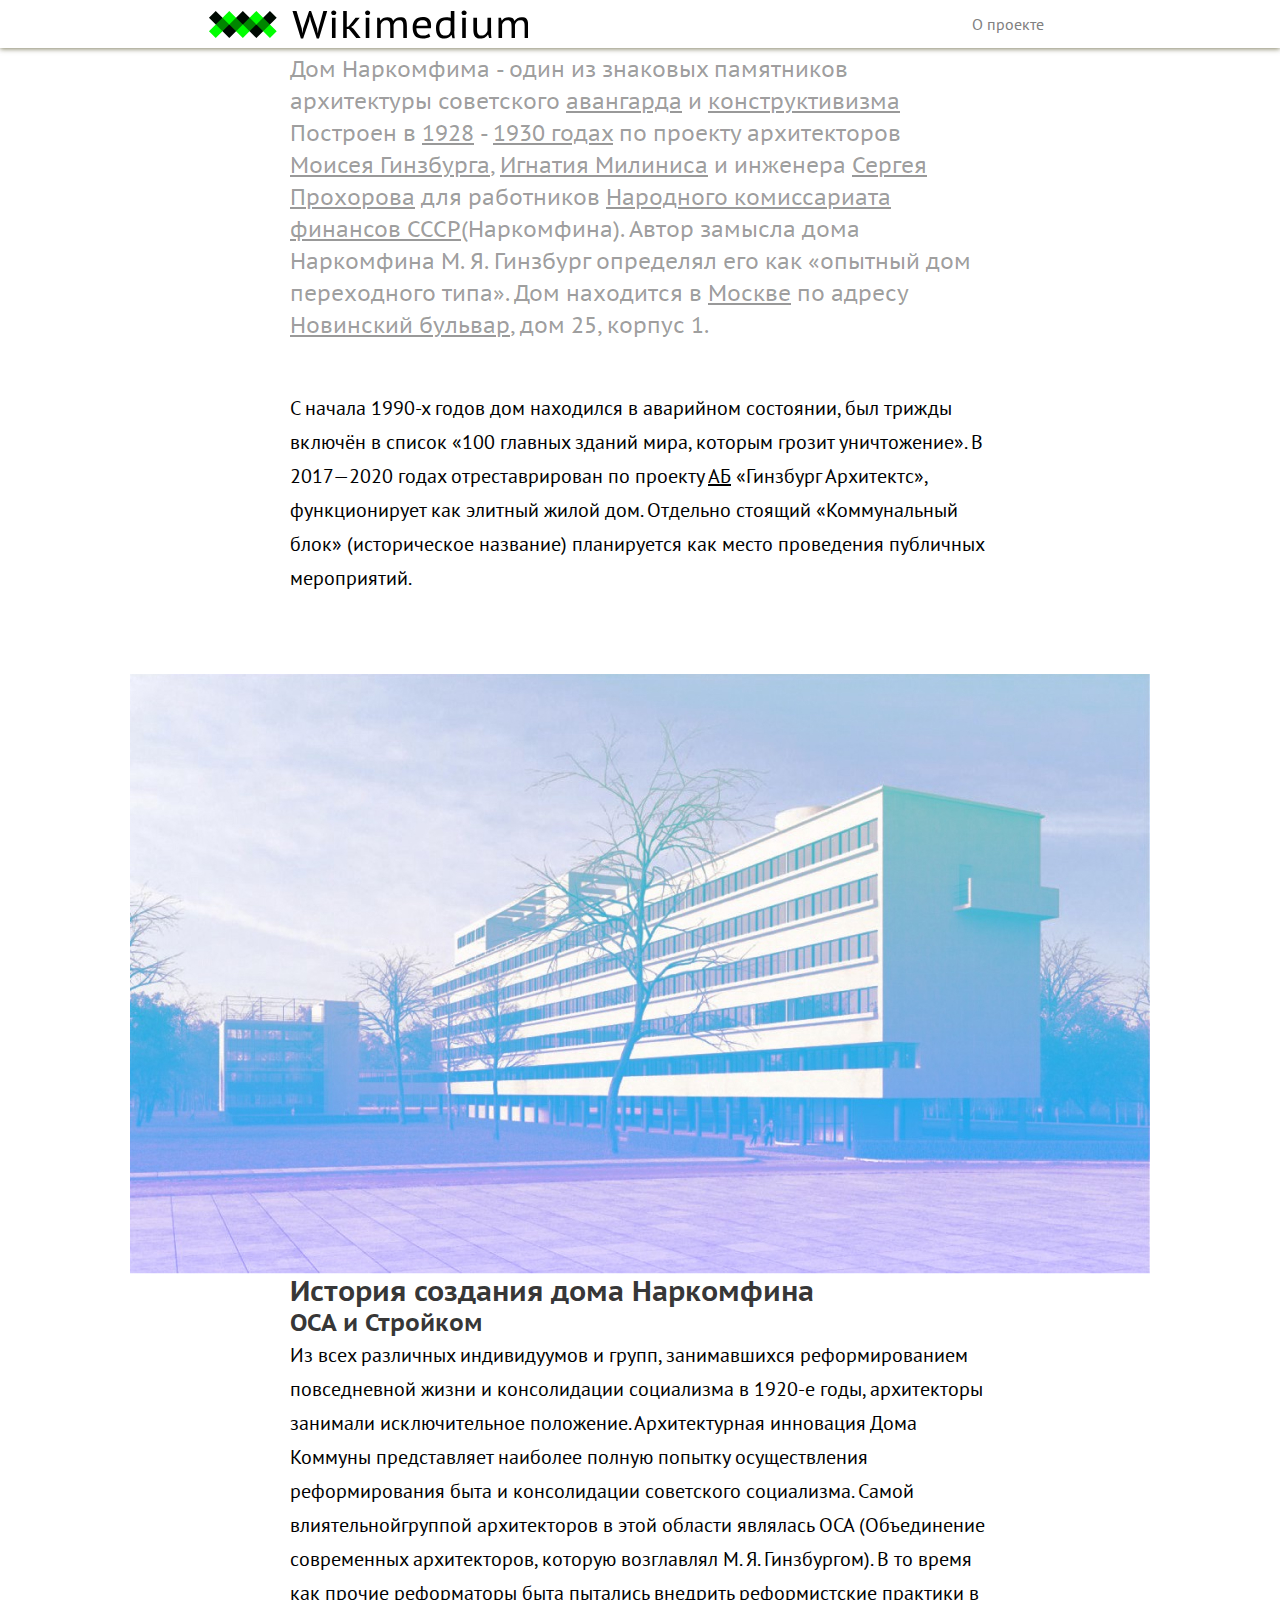
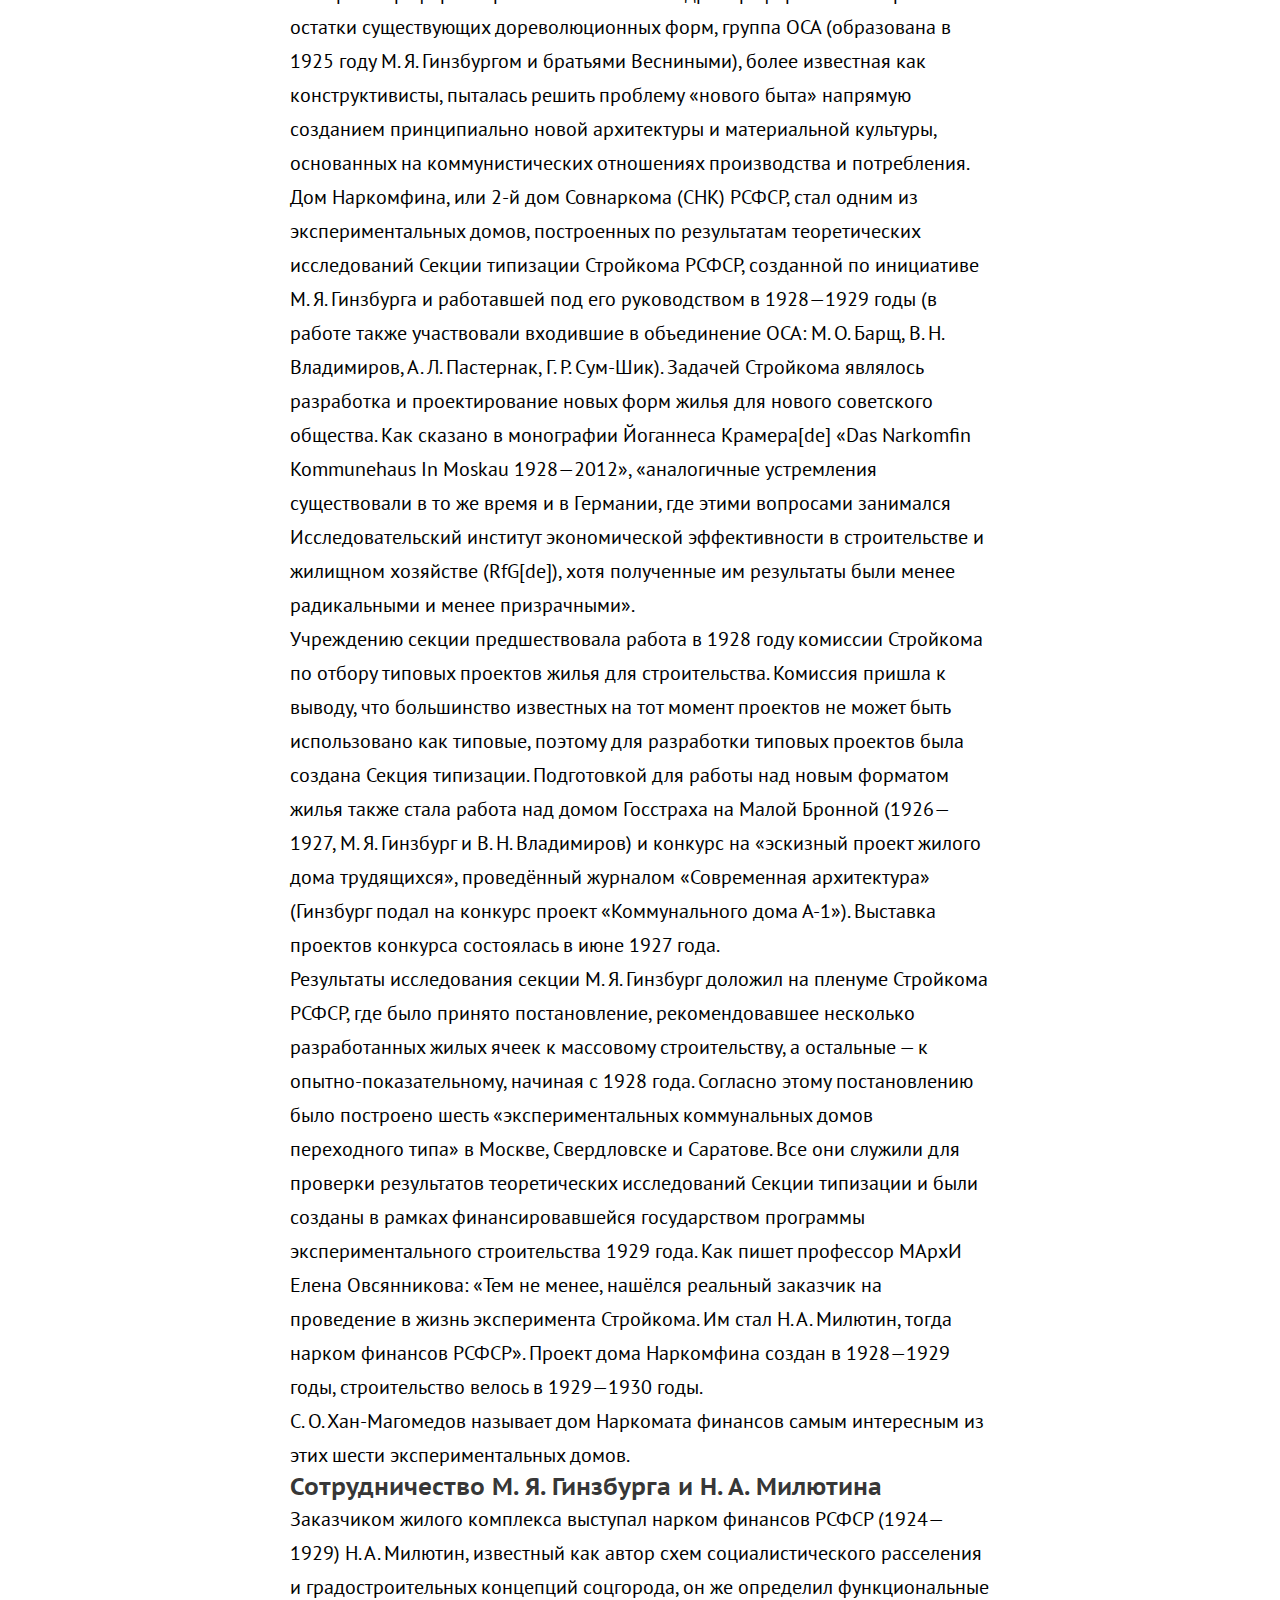
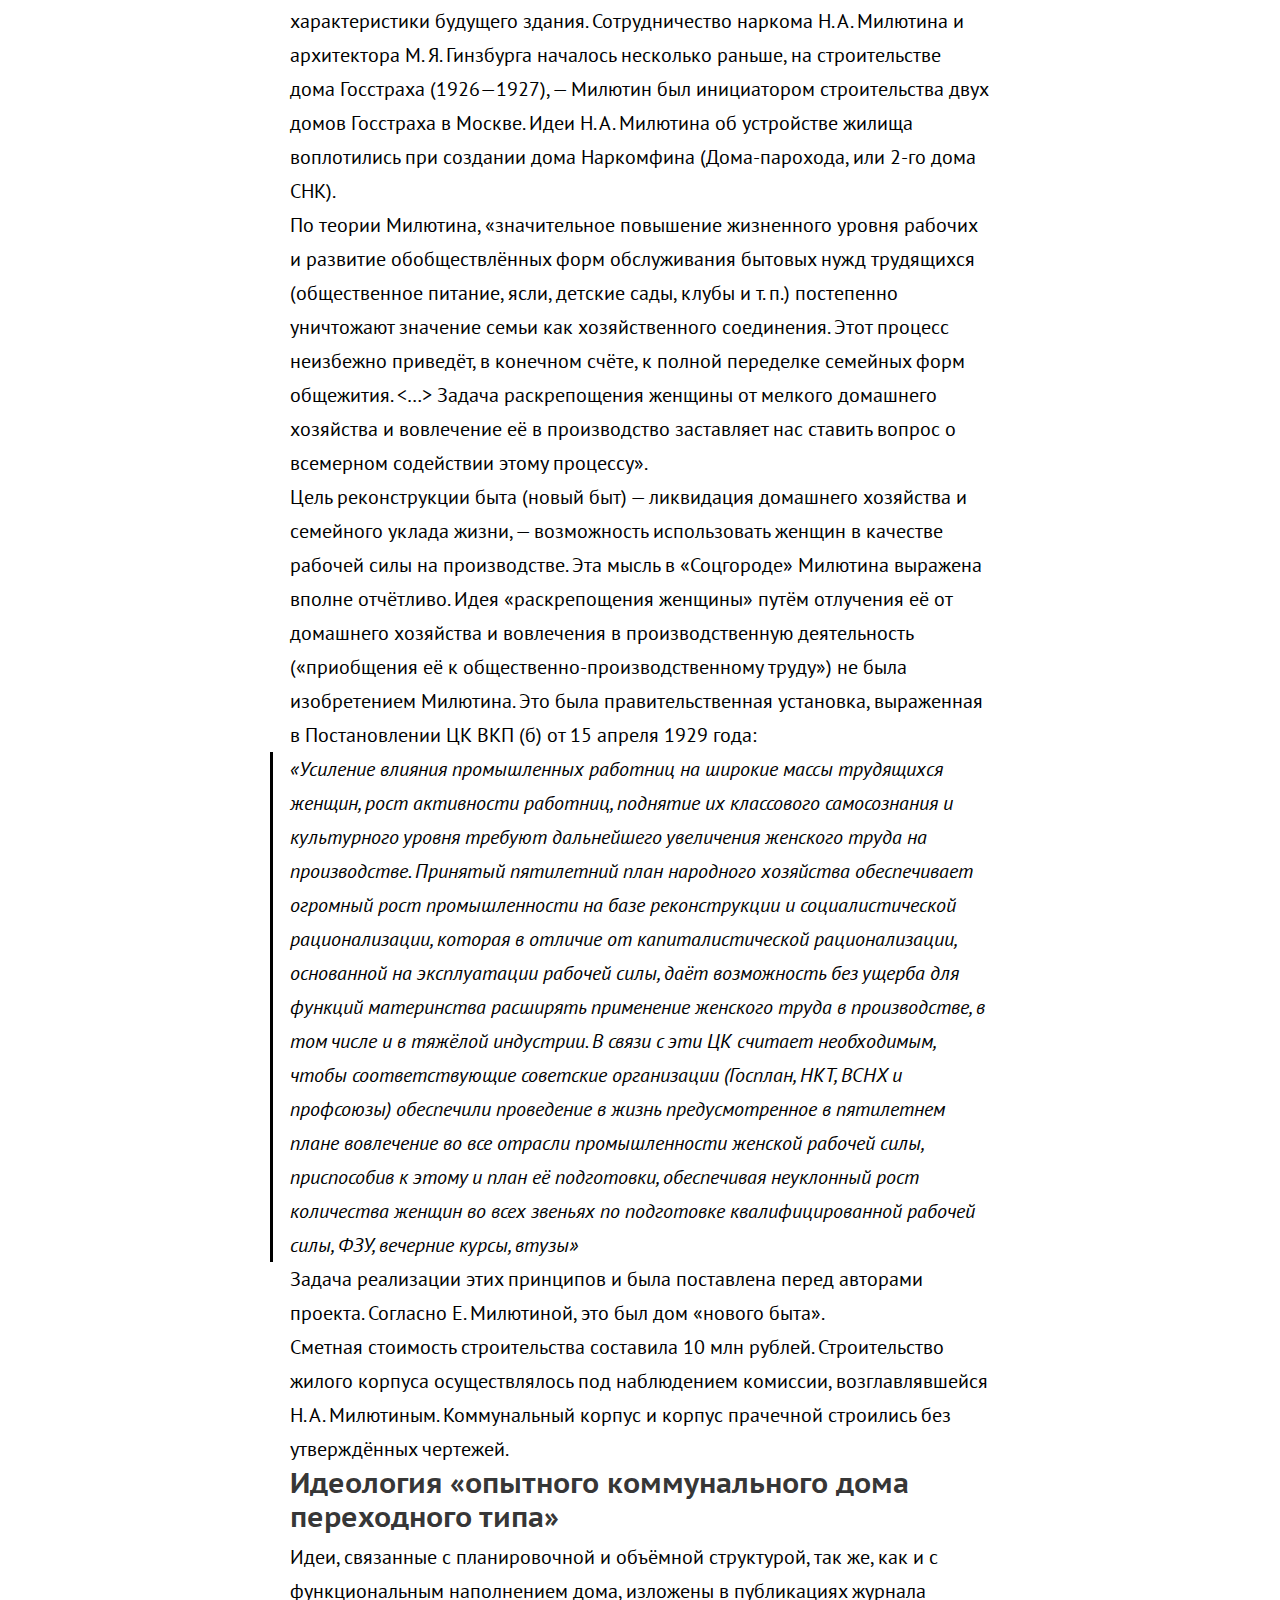
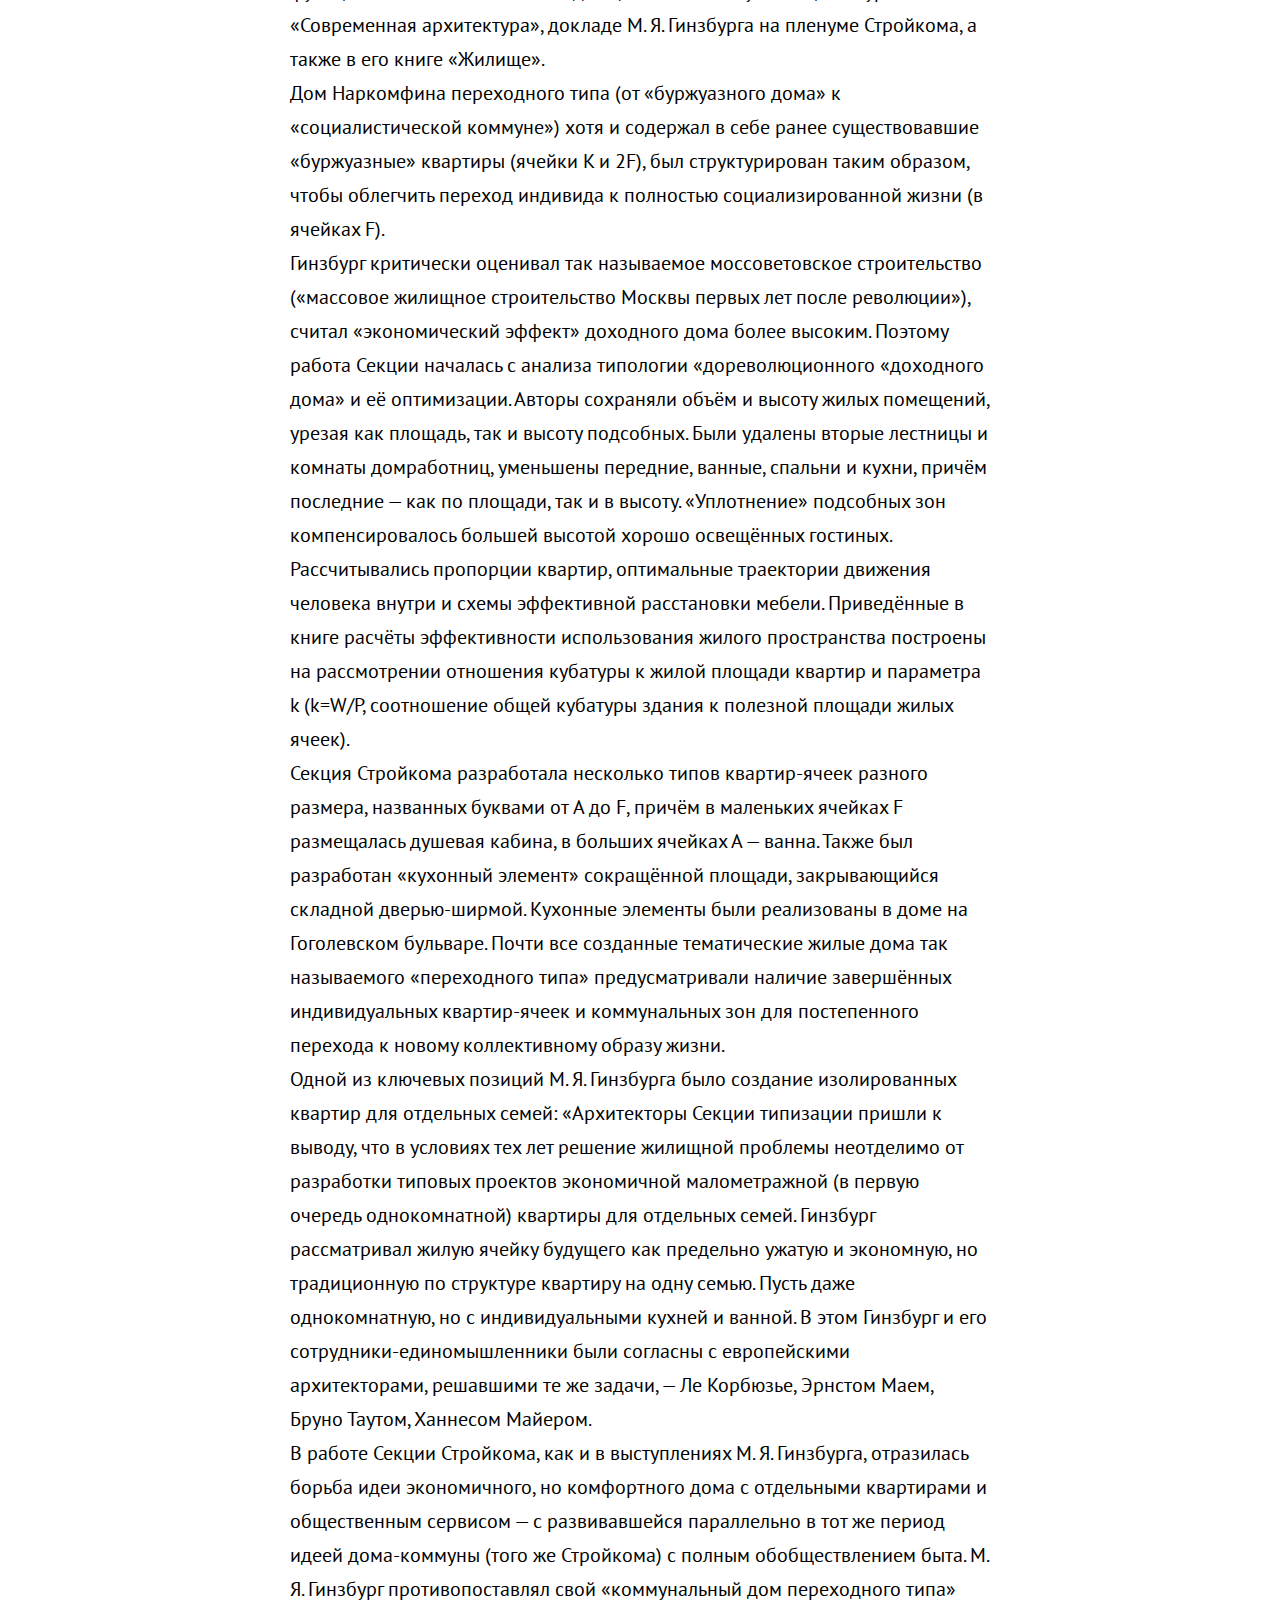
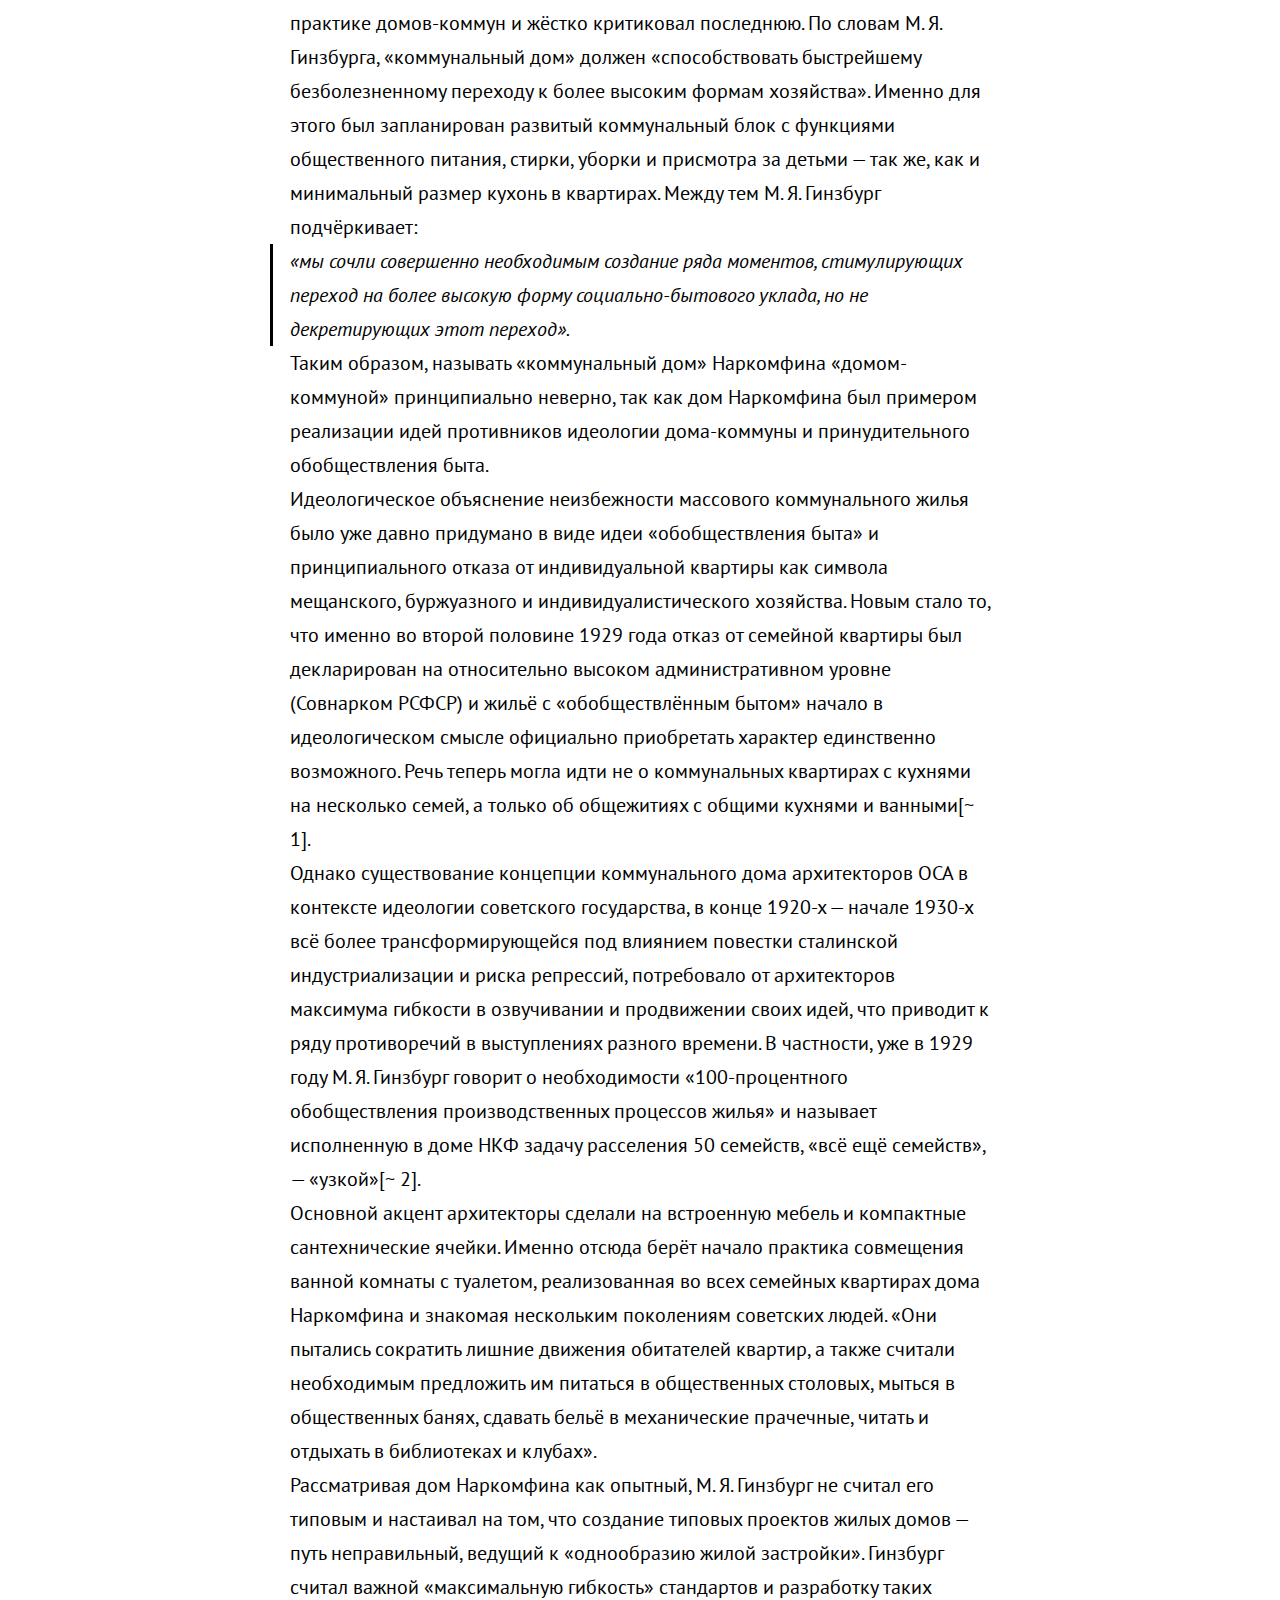
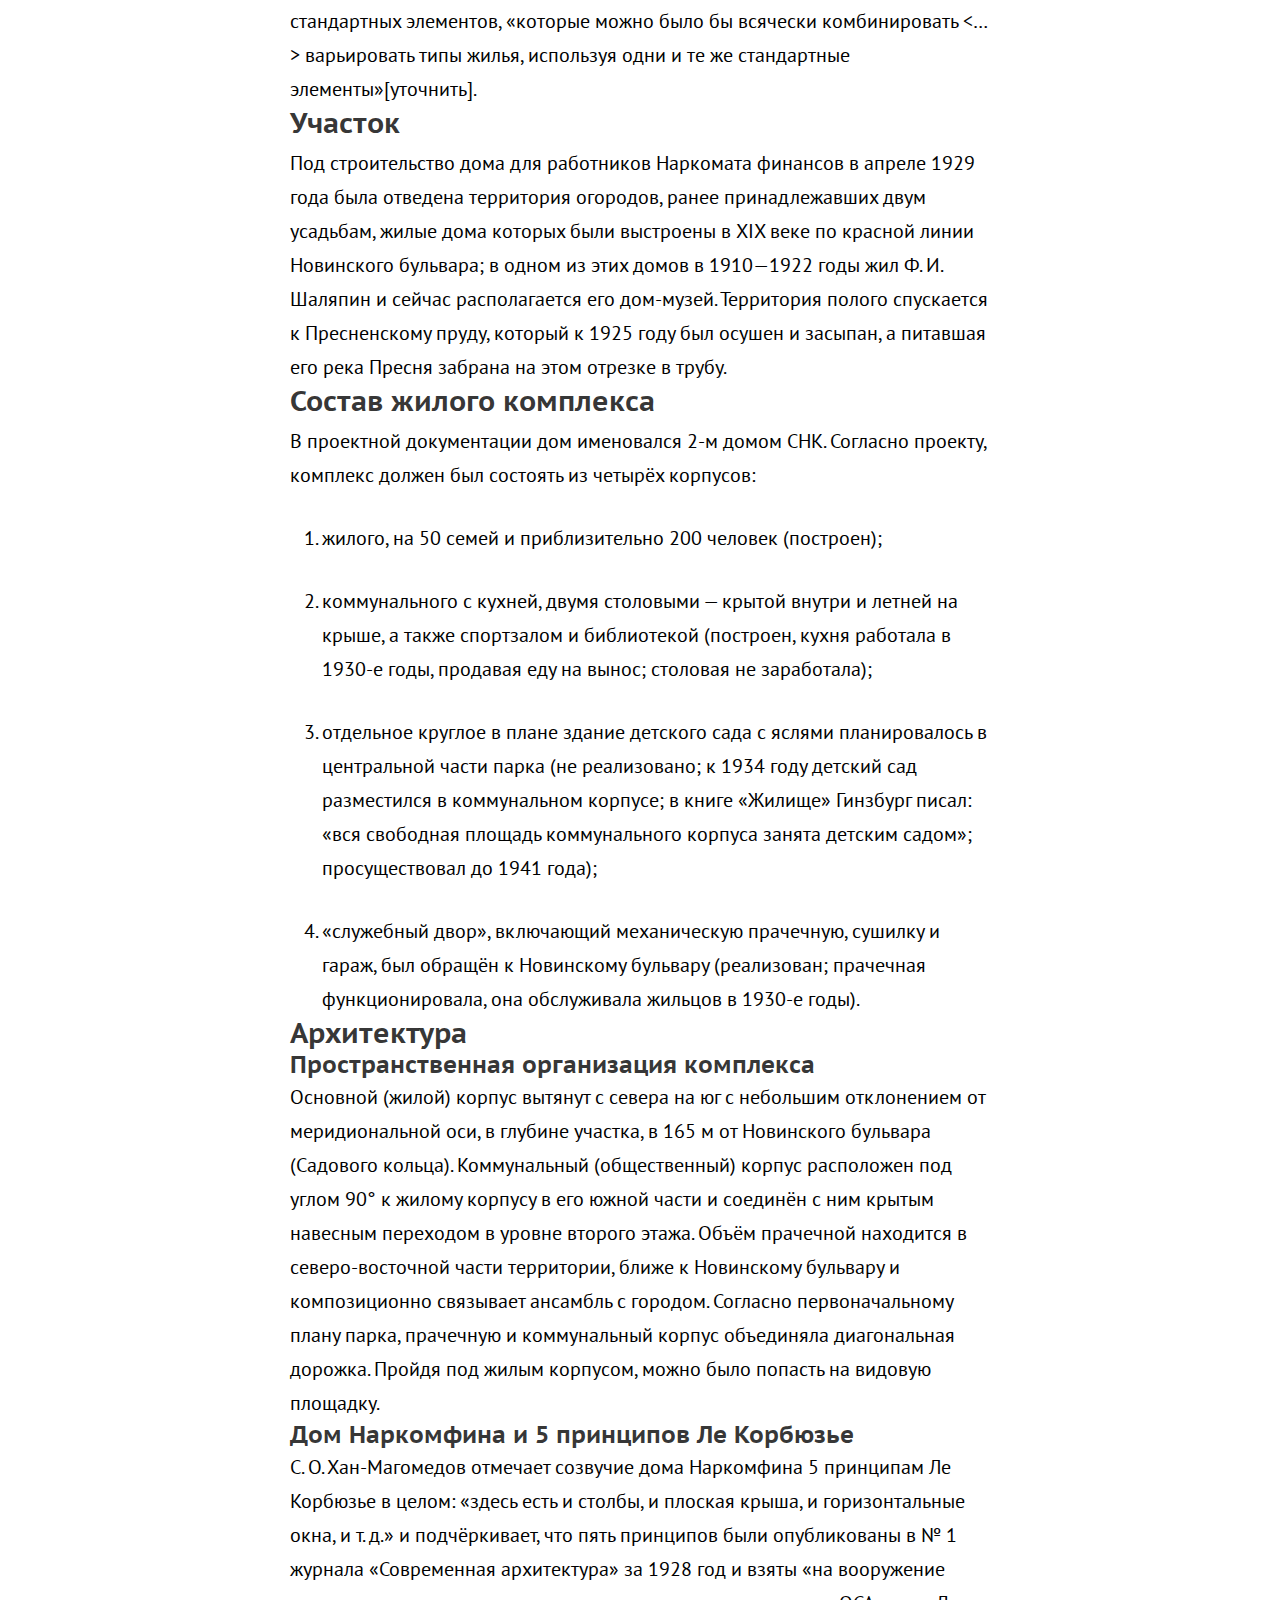
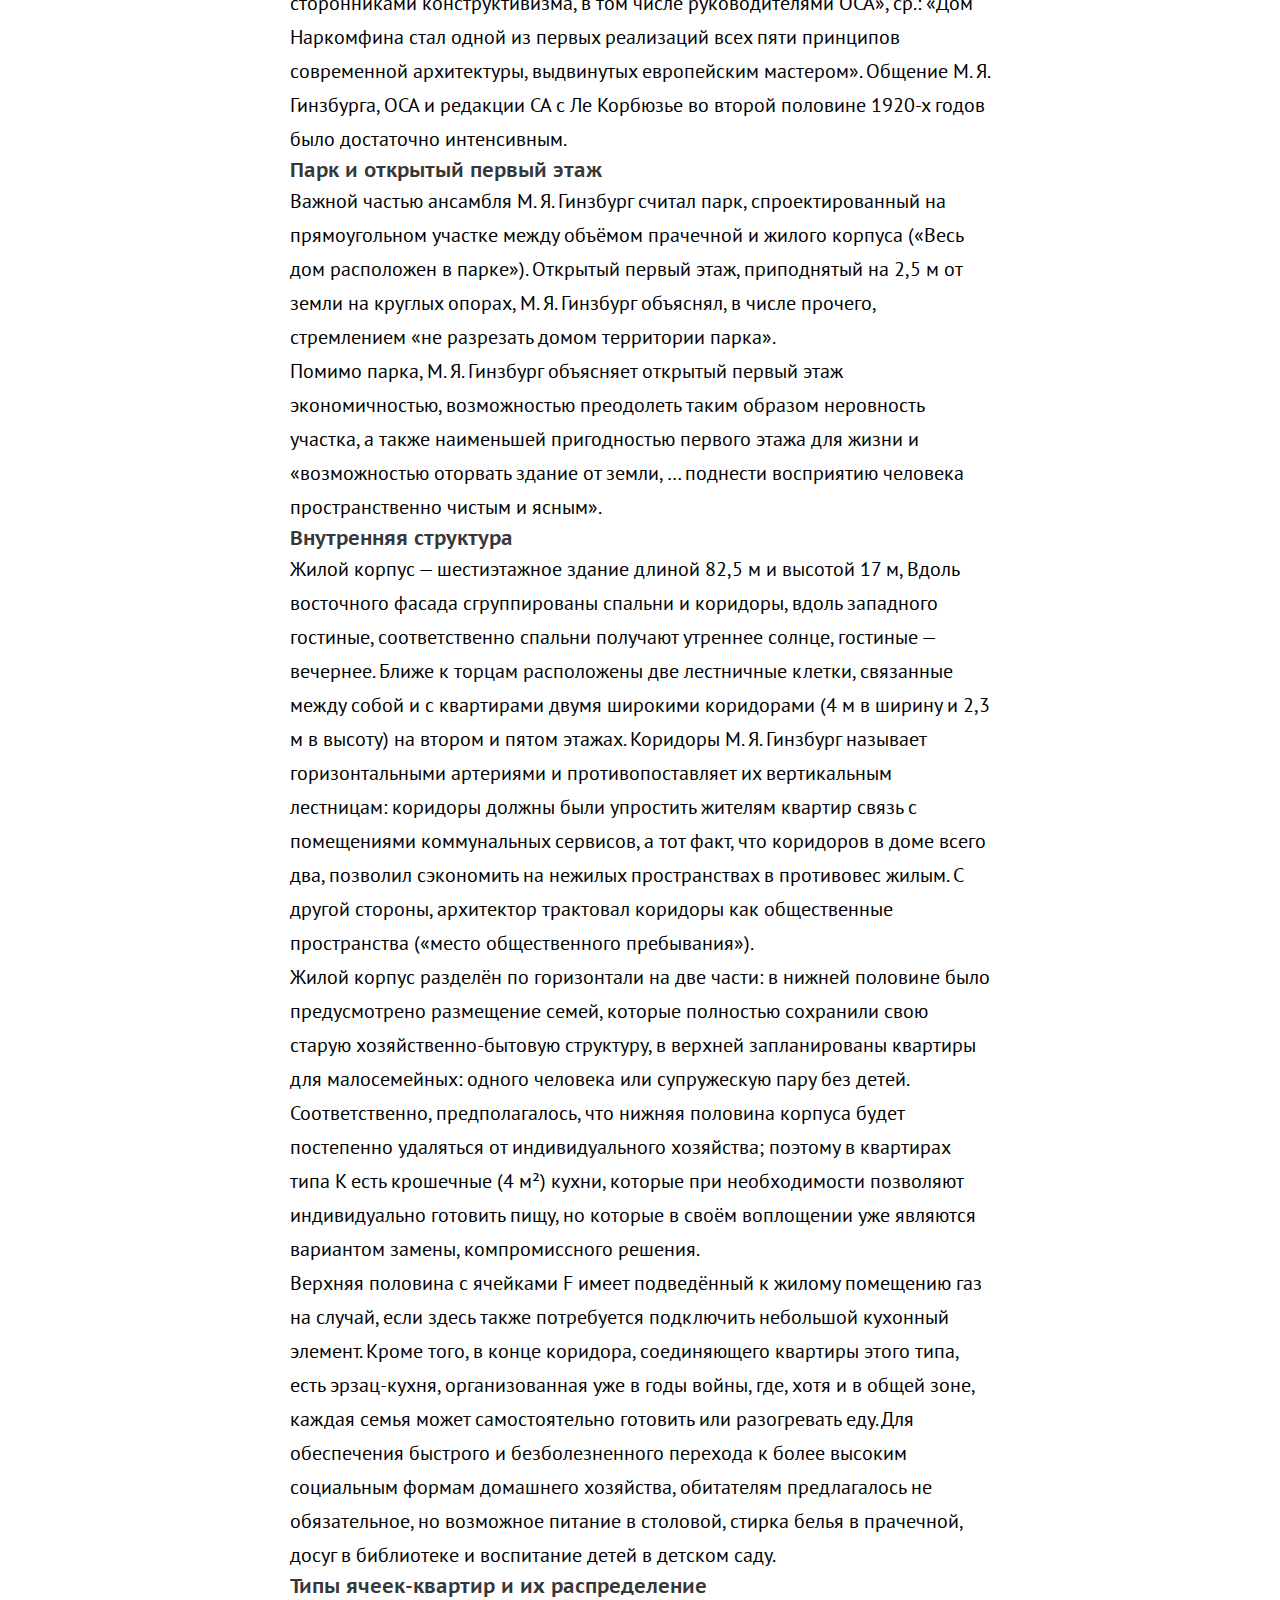
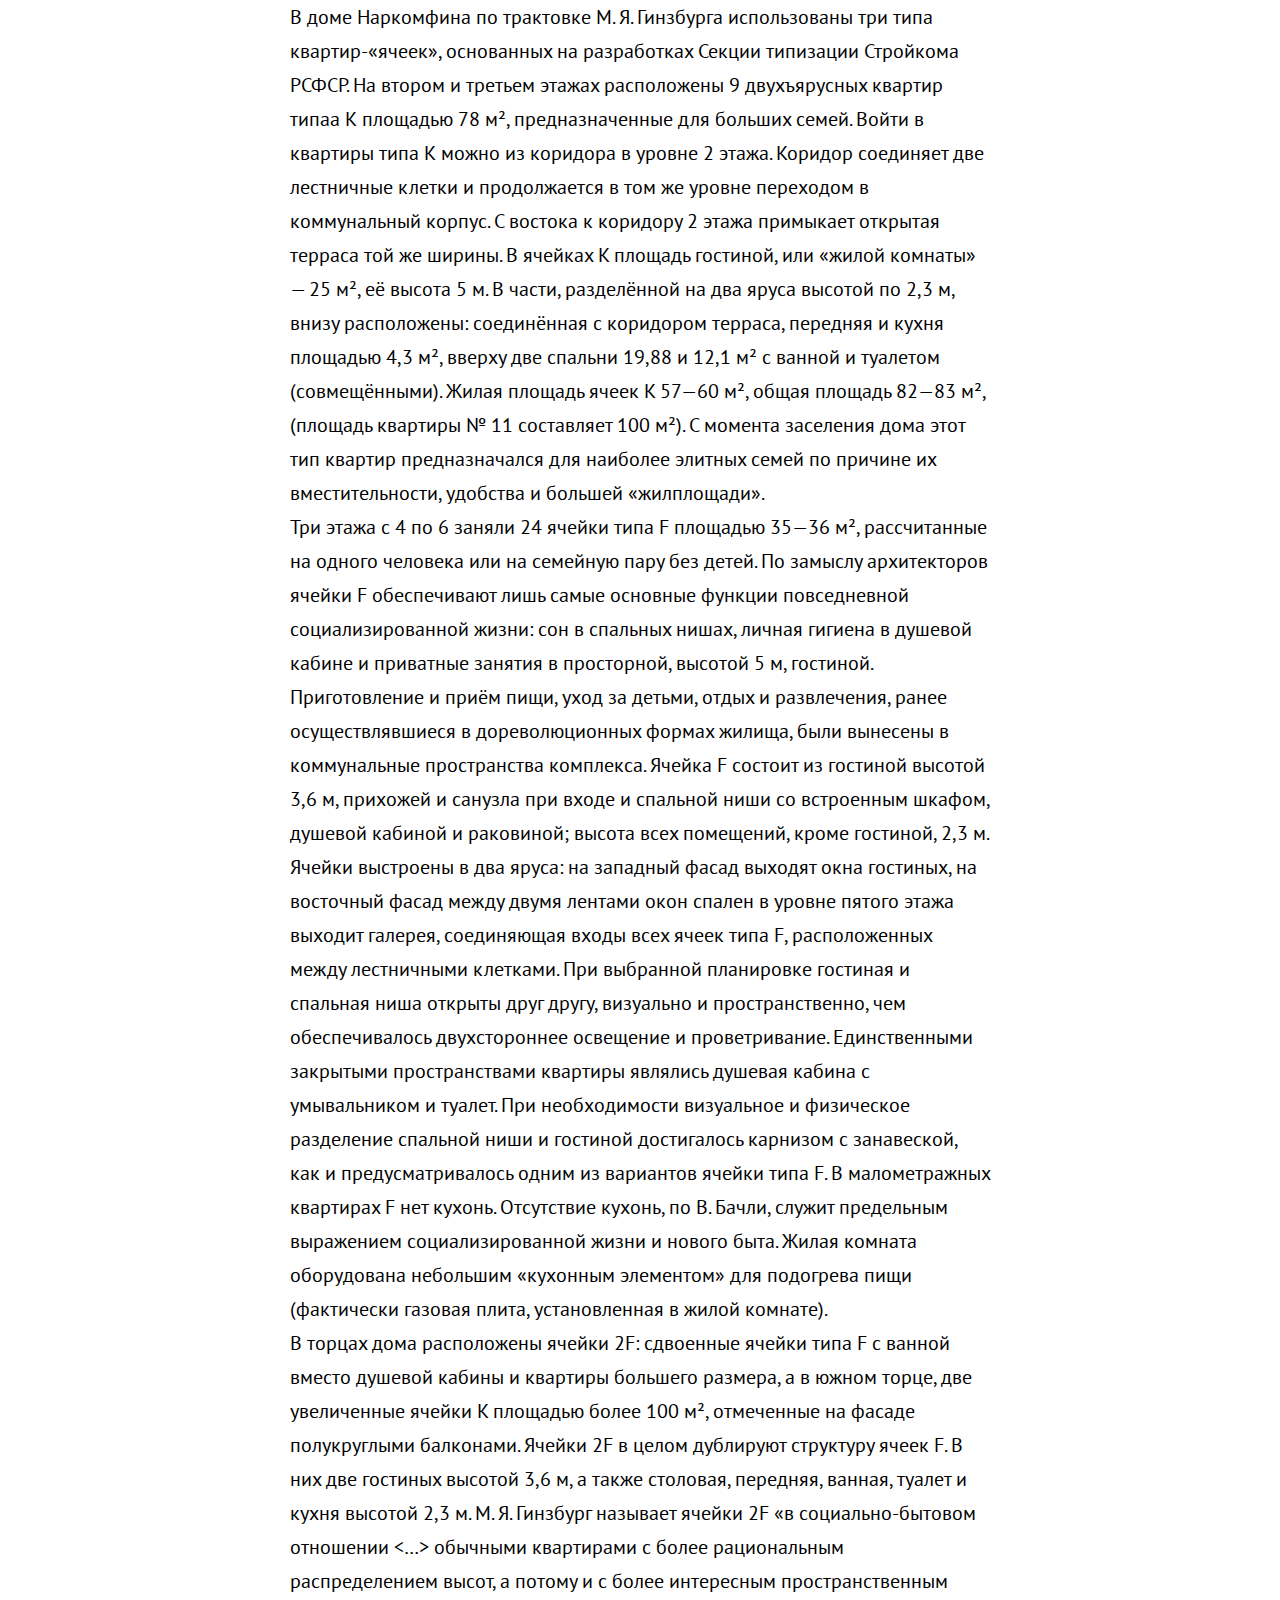
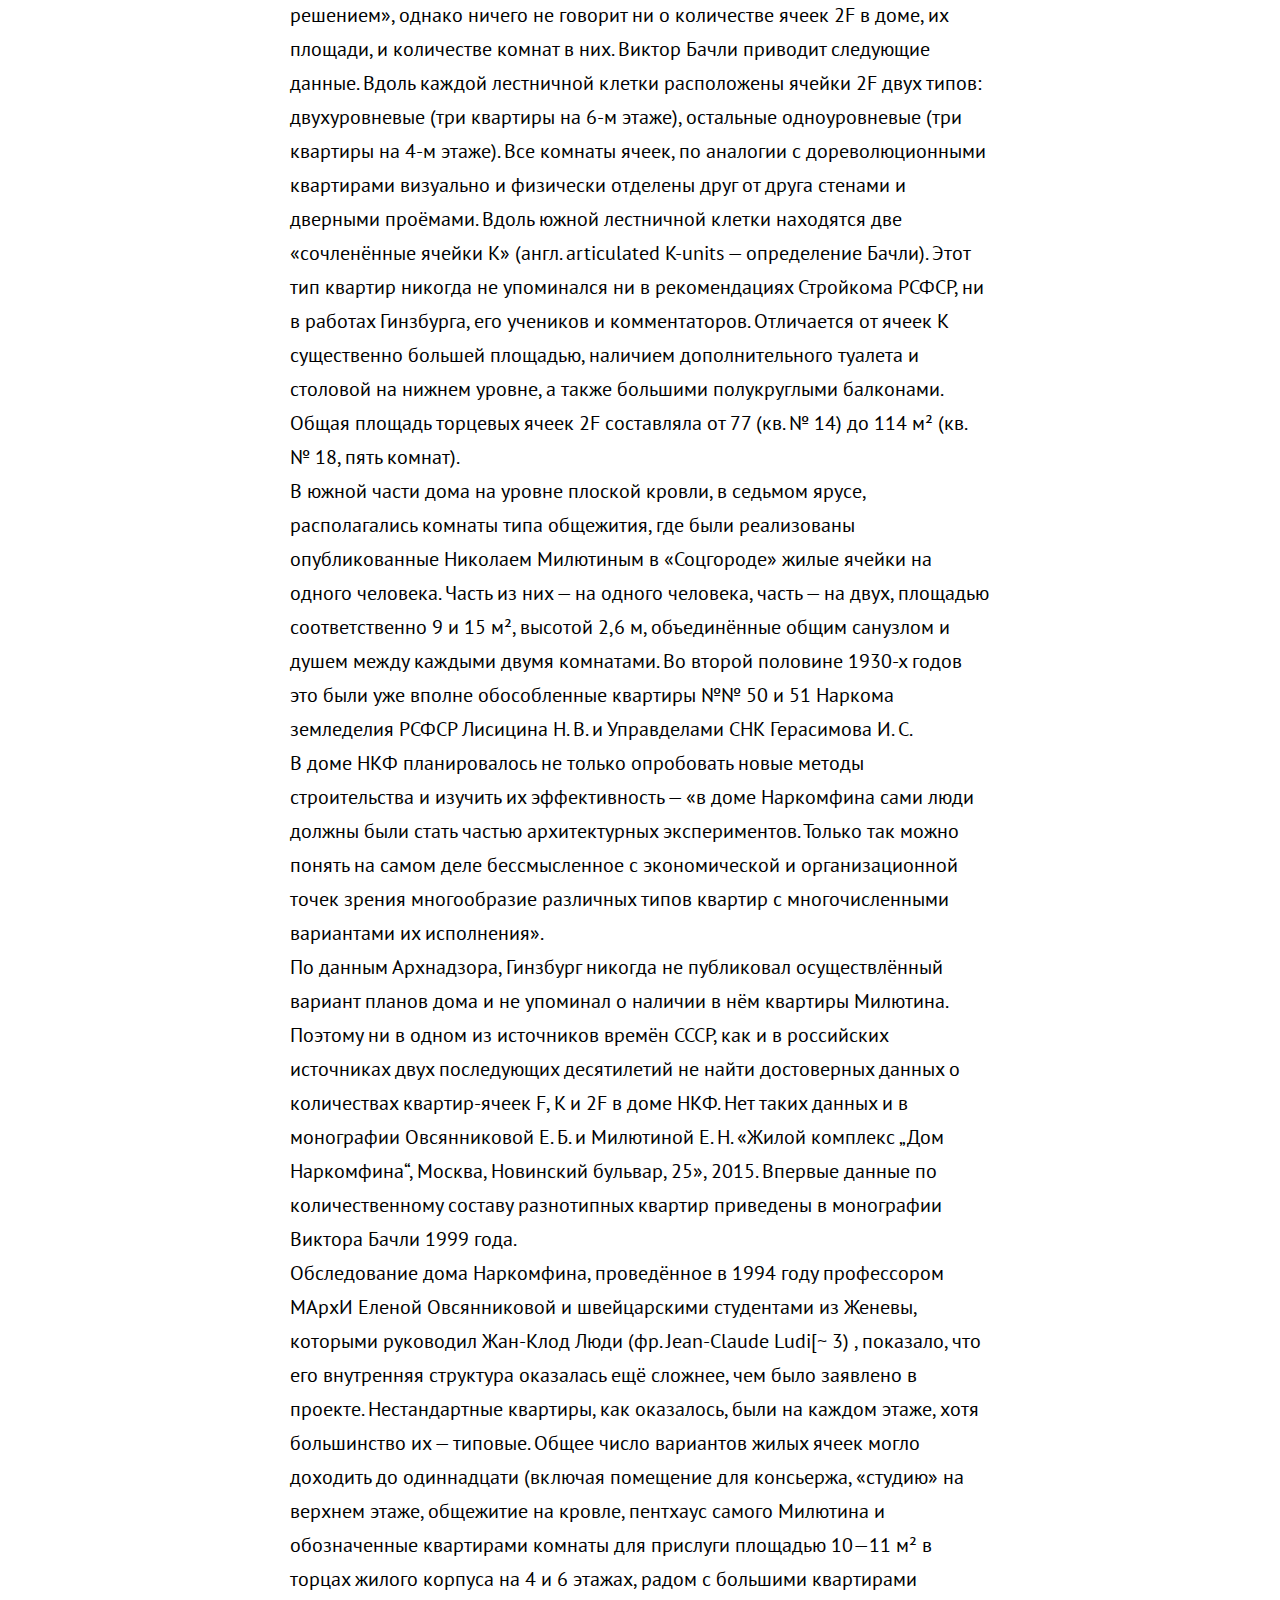
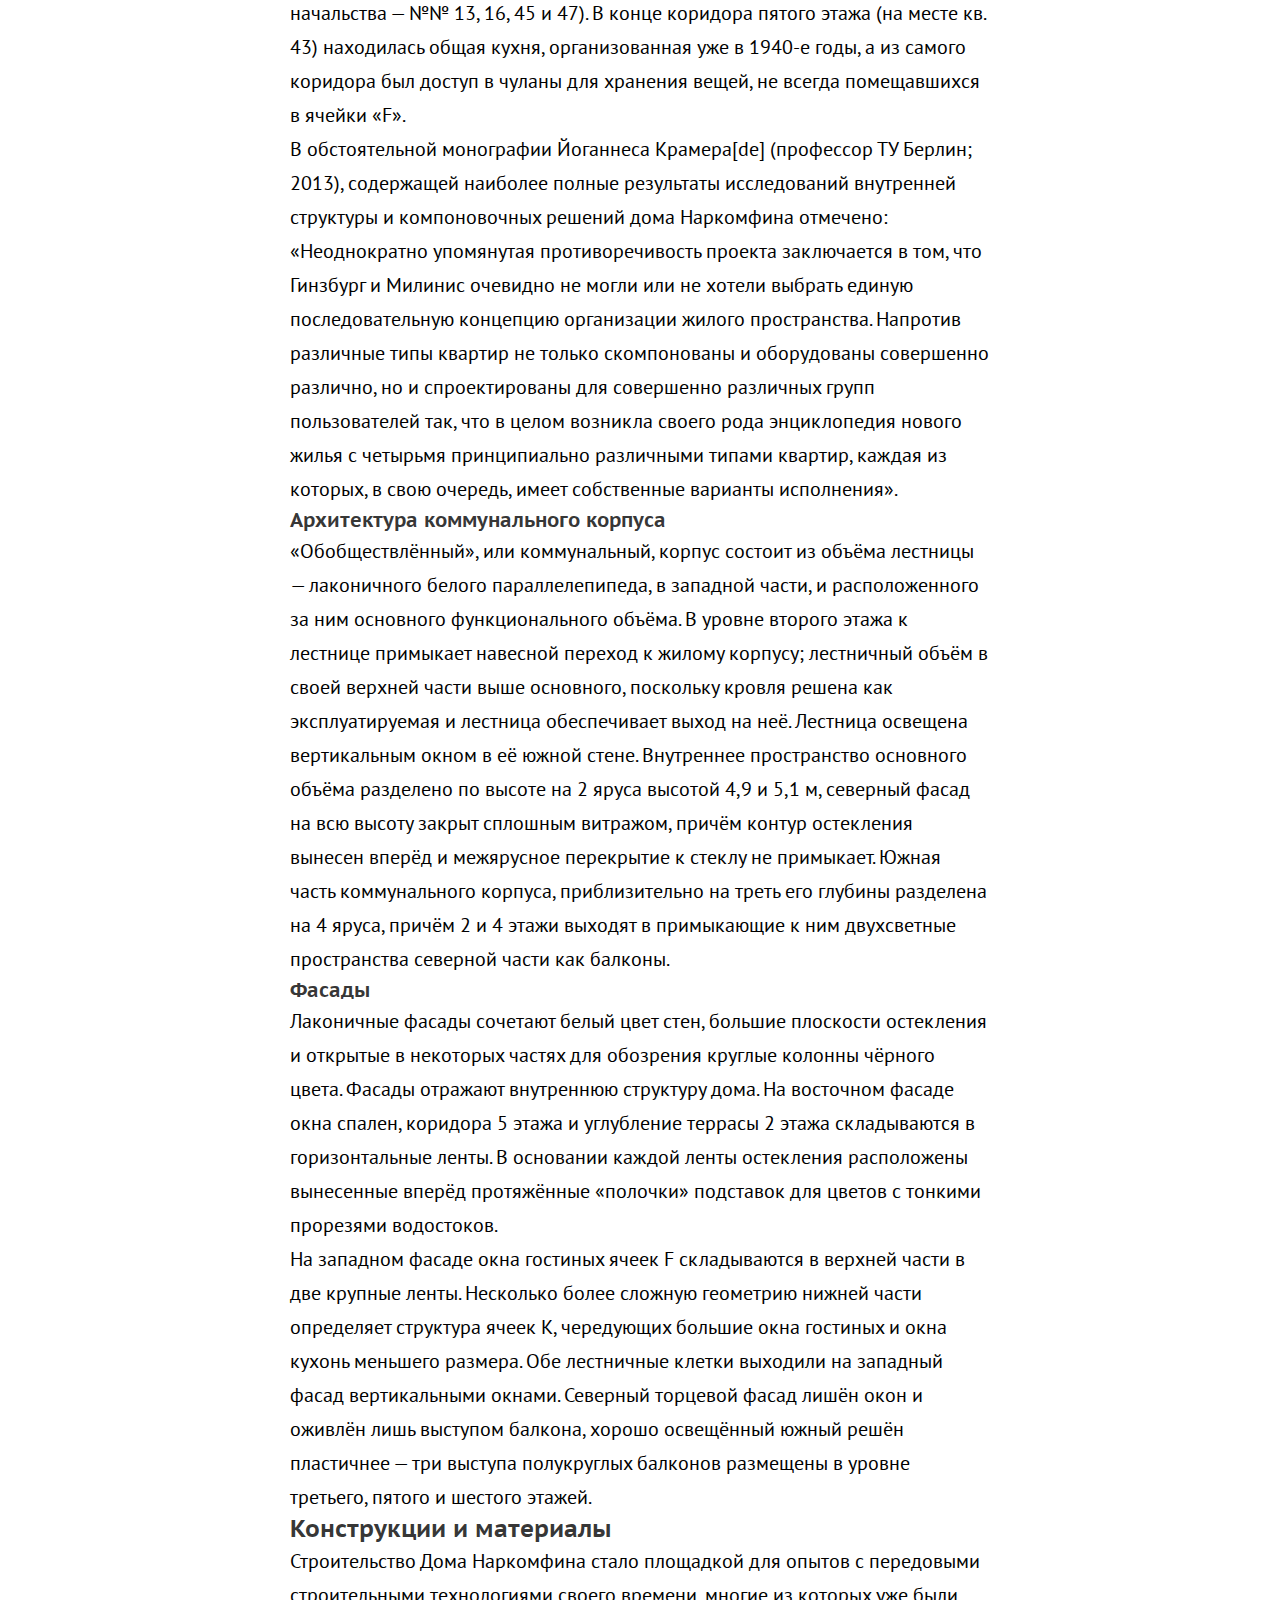
<file: index.html>
<!DOCTYPE html>
<html lang="ru">
  <head>
    <meta charset="UTF-8" />
    <meta name="viewport" content="width=device-width, initial-scale=1.0" />
    <title>Дом Наркомфима</title>
    <link rel="stylesheet" href="stylesheets/style.css" />
    <script src="javascripts/jquery-3.7.1.js" charset="utf-8"></script>
    <script src="javascripts/sidebar.js"></script>
    <meta property="og:title" content="Дом Наркомфина" />
    <meta
      property="og:description"
      content="Проект для изучения основ веб-вёрстки"
    />
    <meta
      property="og:image"
      content="https://raw.githubusercontent.com/annkomkova/wikimedium-b24ubki-zum/refs/heads/main/images/narkomfin.jpg"
    />
    <meta property="og:type" content="website" />
    <!-- <meta property="og:url" content="" /> -->

    <link rel="icon" type="image/x-icon" href="http://images/favicon.ico" />
    <link rel="icon" type="image/png" href="http://images/favicon.png" />
  </head>
  <body>
    <!-- верхнее меню / menubar -->
    <nav class="menubar">
      <a href="index.html"><div class="logo"></div></a>
      <ul>
        <li><a href="about.html">О проекте</a></li>
        <!-- <li><a href="">Ссылка</a></li> -->
      </ul>
    </nav>
    <!-- боковое меню / sidebar -->
    <nav class="sidebar">
      <h2>Содержание</h2>
      <ol>
        <li><a href="#s1">История создания дома Наркомфина</a></li>
        <ol>
          <li><a href="#s1n1">ОСА и Стройком</a></li>
          <li>
            <a href="#s1n2">Сотрудничество М. Я. Гинзбурга и Н. А. Милютина</a>
          </li>
        </ol>
        <li>
          <a href="#s2"
            >Идеология «опытного коммунального дома переходного типа»</a
          >
        </li>
        <li><a href="#s3">Участок</a></li>
        <li><a href="#s4">Состав жилого комплекса</a></li>
        <li><a href="#s5">Архитектура</a></li>
        <ol>
          <li><a href="#s5n1">Пространственная организация комплекса</a></li>
          <li><a href="#s5n2">Дом Наркомфина и 5 принципов Ле Корбюзье</a></li>
          <!-- <ol>
            <li><a href="">Парк и открытый первый этаж</a></li>
            <li><a href="">Внутренняя структура</a></li>
            <li><a href="">Типы ячеек-квартир и их распределение</a></li>
            <li><a href="">Архитектура коммунального корпуса</a></li>
            <li><a href="">Фасады</a></li>
          </ol> -->
          <li><a href="#s5n3">Конструкции и материалы</a></li>
          <!-- <ol>
            <li><a href="">Железобетонный каркас</a></li>
            <li><a href="">Блоки Прохорова</a></li>
            <li><a href="">Инженерные коммуникации</a></li>
            <li><a href="">Внешние стены</a></li>
            <li><a href="">Другие экспериментальные материалы</a></li>
            <li><a href="">Цветочницы</a></li>
          </ol> -->
          <li><a href="#s5n4">Интерьеры</a></li>
          <!-- <ol>
            <li><a href="">Освещение</a></li>
            <li><a href="">Сдвижные окна</a></li>
            <li><a href="">Цвет</a></li>
          </ol> -->
        </ol>
        <li><a href="#s6">Критика проекта</a></li>
        <ol>
          <li><a href="#s6n1">С технической стороны</a></li>
          <li><a href="#s6n2">с бытовой стороны</a></li>
        </ol>
        <li><a href="#s7">История эксплуатации и проект реставрации</a></li>
        <ol>
          <li><a href="#s7n1">Развитие городского окружения</a></li>
          <li><a href="#s7n2">Перестройки</a></li>
          <li><a href="#s7n3">Причины ветхости дома</a></li>
          <li><a href="#s7n4">Новейшая история дома и реставрация</a></li>
        </ol>
        <li><a href="#s8">Значение проекта в исторической перспективе</a></li>
        <li><a href="#s9">Реальная жизнь в доме Наркомфина</a></li>
        <ol>
          <li><a href="#s9n1">Известные жители</a></li>
        </ol>
        <!-- <li><a href="">См. также</a></li>
        <li><a href="">Примечания</a></li>
        <ol>
          <li><a href="">Сноски</a></li>
          <li><a href="">Источники</a></li>
        </ol>
        <li><a href="">Литература</a></li>
        <li><a href="">Ссылки</a></li> -->
      </ol>
    </nav>

    <!-- статья / content  -->
    <article>
      <h1 id="main_header">Дом Наркомфима</h1>

      <p>
        <strong>Дом Наркомфима</strong> - один из знаковых памятников
        архитектуры советского
        <a
          href="https://ru.wikipedia.org/wiki/%D0%90%D0%B2%D0%B0%D0%BD%D0%B3%D0%B0%D1%80%D0%B4_(%D0%B8%D1%81%D0%BA%D1%83%D1%81%D1%81%D1%82%D0%B2%D0%BE)"
          >авангарда</a
        >
        и
        <a
          href="https://ru.wikipedia.org/wiki/%D0%9A%D0%BE%D0%BD%D1%81%D1%82%D1%80%D1%83%D0%BA%D1%82%D0%B8%D0%B2%D0%B8%D0%B7%D0%BC_(%D0%B8%D1%81%D0%BA%D1%83%D1%81%D1%81%D1%82%D0%B2%D0%BE)"
          >конструктивизма</a
        >
        Построен в
        <a href="https://ru.wikipedia.org/wiki/1928_%D0%B3%D0%BE%D0%B4">1928</a>
        -
        <a href="https://ru.wikipedia.org/wiki/1930_%D0%B3%D0%BE%D0%B4"
          >1930 годах</a
        >
        по проекту архитекторов
        <a
          href="https://ru.wikipedia.org/wiki/%D0%93%D0%B8%D0%BD%D0%B7%D0%B1%D1%83%D1%80%D0%B3,_%D0%9C%D0%BE%D0%B8%D1%81%D0%B5%D0%B9_%D0%AF%D0%BA%D0%BE%D0%B2%D0%BB%D0%B5%D0%B2%D0%B8%D1%87"
          >Моисея Гинзбурга</a
        >,
        <a
          href="https://ru.wikipedia.org/wiki/%D0%9C%D0%B8%D0%BB%D0%B8%D0%BD%D0%B8%D1%81,_%D0%98%D0%B3%D0%BD%D0%B0%D1%82%D0%B8%D0%B9_%D0%A4%D1%80%D0%B0%D0%BD%D1%86%D0%B5%D0%B2%D0%B8%D1%87"
          >Игнатия Милиниса</a
        >
        и инженера
        <a
          href="https://ru.wikipedia.org/wiki/%D0%A1%D0%B5%D1%80%D0%B3%D0%B5%D0%B9_%D0%9B%D1%8C%D0%B2%D0%BE%D0%B2%D0%B8%D1%87_%D0%9F%D1%80%D0%BE%D1%85%D0%BE%D1%80%D0%BE%D0%B2"
          >Сергея Прохорова</a
        >
        для работников
        <a
          href="https://ru.wikipedia.org/wiki/%D0%9D%D0%B0%D1%80%D0%BE%D0%B4%D0%BD%D1%8B%D0%B9_%D0%BA%D0%BE%D0%BC%D0%B8%D1%81%D1%81%D0%B0%D1%80%D0%B8%D0%B0%D1%82_%D1%84%D0%B8%D0%BD%D0%B0%D0%BD%D1%81%D0%BE%D0%B2_%D0%A1%D0%A1%D0%A1%D0%A0"
          >Народного комиссариата финансов СССР</a
        >(Наркомфина). Автор замысла дома Наркомфина М. Я. Гинзбург определял
        его как «опытный дом переходного типа». Дом находится в
        <a
          href="https://ru.wikipedia.org/wiki/%D0%9C%D0%BE%D1%81%D0%BA%D0%B2%D0%B0"
          >Москве</a
        >
        по адресу
        <a
          href="https://ru.wikipedia.org/wiki/%D0%9D%D0%BE%D0%B2%D0%B8%D0%BD%D1%81%D0%BA%D0%B8%D0%B9_%D0%B1%D1%83%D0%BB%D1%8C%D0%B2%D0%B0%D1%80"
          >Новинский бульвар</a
        >, дом 25, корпус 1.
      </p>
      <p>
        С начала 1990-х годов дом находился в аварийном состоянии, был трижды
        включён в список «100 главных зданий мира, которым грозит уничтожение».
        В 2017—2020 годах отреставрирован по проекту
        <a
          href="https://ru.wikipedia.org/wiki/%D0%90%D1%80%D1%85%D0%B8%D1%82%D0%B5%D0%BA%D1%82%D1%83%D1%80%D0%BD%D0%BE%D0%B5_%D0%B1%D1%8E%D1%80%D0%BE"
          >АБ</a
        >
        «Гинзбург Архитектс», функционирует как элитный жилой дом. Отдельно
        стоящий «Коммунальный блок» (историческое название) планируется как
        место проведения публичных мероприятий.
      </p>
      <img src="images/narkomfin.jpg" alt="Дом Наркомфима" />
      <h3 id="s1">История создания дома Наркомфина</h3>

      <h4 id="s1n1">ОСА и Стройком</h4>
      <p>
        Из всех различных индивидуумов и групп, занимавшихся реформированием
        повседневной жизни и консолидации социализма в 1920-е годы, архитекторы
        занимали исключительное положение. Архитектурная инновация Дома Коммуны
        представляет наиболее полную попытку осуществления реформирования быта и
        консолидации советского социализма. Самой влиятельнойгруппой
        архитекторов в этой области являлась ОСА (Объединение современных
        архитекторов, которую возглавлял М. Я. Гинзбургом). В то время как
        прочие реформаторы быта пытались внедрить реформистские практики в
        остатки существующих дореволюционных форм, группа ОСА (образована в 1925
        году М. Я. Гинзбургом и братьями Весниными), более известная как
        конструктивисты, пыталась решить проблему «нового быта» напрямую
        созданием принципиально новой архитектуры и материальной культуры,
        основанных на коммунистических отношениях производства и потребления.
      </p>
      <p>
        Дом Наркомфина, или 2-й дом Совнаркома (СНК) РСФСР, стал одним из
        экспериментальных домов, построенных по результатам теоретических
        исследований Секции типизации Стройкома РСФСР, созданной по инициативе
        М. Я. Гинзбурга и работавшей под его руководством в 1928—1929 годы (в
        работе также участвовали входившие в объединение ОСА: М. О. Барщ, В. Н.
        Владимиров, А. Л. Пастернак, Г. Р. Сум-Шик). Задачей Стройкома являлось
        разработка и проектирование новых форм жилья для нового советского
        общества. Как сказано в монографии Йоганнеса Крамера[de] «Das Narkomfin
        Kommunehaus In Moskau 1928—2012»,
        <em
          >«аналогичные устремления существовали в то же время и в Германии, где
          этими вопросами занимался Исследовательский институт экономической
          эффективности в строительстве и жилищном хозяйстве (RfG[de]), хотя
          полученные им результаты были менее радикальными и менее призрачными».
        </em>
      </p>
      <p>
        Учреждению секции предшествовала работа в 1928 году комиссии Стройкома
        по отбору типовых проектов жилья для строительства. Комиссия пришла к
        выводу, что большинство известных на тот момент проектов не может быть
        использовано как типовые, поэтому для разработки типовых проектов была
        создана Секция типизации. Подготовкой для работы над новым форматом
        жилья также стала работа над домом Госстраха на Малой Бронной
        (1926—1927, М. Я. Гинзбург и В. Н. Владимиров) и конкурс на «эскизный
        проект жилого дома трудящихся», проведённый журналом «Современная
        архитектура» (Гинзбург подал на конкурс проект «Коммунального дома
        А-1»). Выставка проектов конкурса состоялась в июне 1927 года.
      </p>
      <p>
        Результаты исследования секции М. Я. Гинзбург доложил на пленуме
        Стройкома РСФСР, где было принято постановление, рекомендовавшее
        несколько разработанных жилых ячеек к массовому строительству, а
        остальные — к опытно-показательному, начиная с 1928 года. Согласно этому
        постановлению было построено шесть «экспериментальных коммунальных домов
        переходного типа» в Москве, Свердловске и Саратове. Все они служили для
        проверки результатов теоретических исследований Секции типизации и были
        созданы в рамках финансировавшейся государством программы
        экспериментального строительства 1929 года. Как пишет профессор МАрхИ
        Елена Овсянникова: «Тем не менее, нашёлся реальный заказчик на
        проведение в жизнь эксперимента Стройкома. Им стал Н. А. Милютин, тогда
        нарком финансов РСФСР». Проект дома Наркомфина создан в 1928—1929 годы,
        строительство велось в 1929—1930 годы.
      </p>
      <p>
        С. О. Хан-Магомедов называет дом Наркомата финансов самым интересным из
        этих шести экспериментальных домов.
      </p>
      <h4 id="s1n2">Сотрудничество М. Я. Гинзбурга и Н. А. Милютина</h4>
      <p>
        Заказчиком жилого комплекса выступал нарком финансов РСФСР (1924—1929)
        Н. А. Милютин, известный как автор схем социалистического расселения и
        градостроительных концепций соцгорода, он же определил функциональные
        характеристики будущего здания. Сотрудничество наркома Н. А. Милютина и
        архитектора М. Я. Гинзбурга началось несколько раньше, на строительстве
        дома Госстраха (1926—1927), — Милютин был инициатором строительства двух
        домов Госстраха в Москве. Идеи Н. А. Милютина об устройстве жилища
        воплотились при создании дома Наркомфина (Дома-парохода, или 2-го дома
        СНК).
      </p>
      <p>
        По теории Милютина,
        <em>
          «значительное повышение жизненного уровня рабочих и развитие
          обобществлённых форм обслуживания бытовых нужд трудящихся
          (общественное питание, ясли, детские сады, клубы и т. п.) постепенно
          уничтожают значение семьи как хозяйственного соединения. Этот процесс
          неизбежно приведёт, в конечном счёте, к полной переделке семейных форм
          общежития. <…> Задача раскрепощения женщины от мелкого домашнего
          хозяйства и вовлечение её в производство заставляет нас ставить вопрос
          о всемерном содействии этому процессу».
        </em>
      </p>
      <p>
        Цель реконструкции быта (<em>новый быт</em>) — ликвидация домашнего
        хозяйства и семейного уклада жизни, — возможность использовать женщин в
        качестве рабочей силы на производстве. Эта мысль в «Соцгороде» Милютина
        выражена вполне отчётливо. Идея «раскрепощения женщины» путём отлучения
        её от домашнего хозяйства и вовлечения в производственную деятельность
        («приобщения её к общественно-производственному труду») не была
        изобретением Милютина. Это была правительственная установка, выраженная
        в Постановлении ЦК ВКП (б) от 15 апреля 1929 года:
      </p>
      <blockquote>
        «Усиление влияния промышленных работниц на широкие массы трудящихся
        женщин, рост активности работниц, поднятие их классового самосознания и
        культурного уровня требуют дальнейшего увеличения женского труда на
        производстве. Принятый пятилетний план народного хозяйства обеспечивает
        огромный рост промышленности на базе реконструкции и социалистической
        рационализации, которая в отличие от капиталистической рационализации,
        основанной на эксплуатации рабочей силы, даёт возможность без ущерба для
        функций материнства расширять применение женского труда в производстве,
        в том числе и в тяжёлой индустрии. В связи с эти ЦК считает необходимым,
        чтобы соответствующие советские организации (Госплан, НКТ, ВСНХ и
        профсоюзы) обеспечили проведение в жизнь предусмотренное в пятилетнем
        плане вовлечение во все отрасли промышленности женской рабочей силы,
        приспособив к этому и план её подготовки, обеспечивая неуклонный рост
        количества женщин во всех звеньях по подготовке квалифицированной
        рабочей силы, ФЗУ, вечерние курсы, втузы»
      </blockquote>
      <p>
        Задача реализации этих принципов и была поставлена перед авторами
        проекта. Согласно Е. Милютиной, это был дом «нового быта».
      </p>
      <p>
        Сметная стоимость строительства составила 10 млн рублей. Строительство
        жилого корпуса осуществлялось под наблюдением комиссии, возглавлявшейся
        Н. А. Милютиным. Коммунальный корпус и корпус прачечной строились без
        утверждённых чертежей.
      </p>
      <h3 id="s2">Идеология «опытного коммунального дома переходного типа»</h3>

      <p>
        Идеи, связанные с планировочной и объёмной структурой, так же, как и с
        функциональным наполнением дома, изложены в публикациях журнала
        «Современная архитектура», докладе М. Я. Гинзбурга на пленуме Стройкома,
        а также в его книге «Жилище».
      </p>
      <p>
        Дом Наркомфина переходного типа (от «буржуазного дома» к
        «социалистической коммуне») хотя и содержал в себе ранее существовавшие
        «буржуазные» квартиры (ячейки K и 2F), был структурирован таким образом,
        чтобы облегчить переход индивида к полностью социализированной жизни (в
        ячейках F).
      </p>
      <p>
        Гинзбург критически оценивал так называемое моссоветовское строительство
        («массовое жилищное строительство Москвы первых лет после революции»),
        считал «экономический эффект» доходного дома более высоким. Поэтому
        работа Секции началась с анализа типологии «дореволюционного «доходного
        дома» и её оптимизации. Авторы сохраняли объём и высоту жилых помещений,
        урезая как площадь, так и высоту подсобных. Были удалены вторые лестницы
        и комнаты домработниц, уменьшены передние, ванные, спальни и кухни,
        причём последние — как по площади, так и в высоту. «Уплотнение»
        подсобных зон компенсировалось большей высотой хорошо освещённых
        гостиных. Рассчитывались пропорции квартир, оптимальные траектории
        движения человека внутри и схемы эффективной расстановки мебели.
        Приведённые в книге расчёты эффективности использования жилого
        пространства построены на рассмотрении отношения кубатуры к жилой
        площади квартир и параметра k (k=W/P, соотношение общей кубатуры здания
        к полезной площади жилых ячеек).
      </p>
      <p>
        Секция Стройкома разработала несколько типов квартир-ячеек разного
        размера, названных буквами от A до F, причём в маленьких ячейках F
        размещалась душевая кабина, в больших ячейках А — ванна. Также был
        разработан «кухонный элемент» сокращённой площади, закрывающийся
        складной дверью-ширмой. Кухонные элементы были реализованы в доме на
        Гоголевском бульваре. Почти все созданные тематические жилые дома так
        называемого «переходного типа» предусматривали наличие завершённых
        индивидуальных квартир-ячеек и коммунальных зон для постепенного
        перехода к новому коллективному образу жизни.
      </p>
      <p>
        Одной из ключевых позиций М. Я. Гинзбурга было создание изолированных
        квартир для отдельных семей: «Архитекторы Секции типизации пришли к
        выводу, что в условиях тех лет решение жилищной проблемы неотделимо от
        разработки типовых проектов экономичной малометражной (в первую очередь
        однокомнатной) квартиры для отдельных семей. Гинзбург рассматривал жилую
        ячейку будущего как предельно ужатую и экономную, но традиционную по
        структуре квартиру на одну семью. Пусть даже однокомнатную, но с
        индивидуальными кухней и ванной. В этом Гинзбург и его
        сотрудники-единомышленники были согласны с европейскими архитекторами,
        решавшими те же задачи, — Ле Корбюзье, Эрнстом Маем, Бруно Таутом,
        Ханнесом Майером.
      </p>
      <p>
        В работе Секции Стройкома, как и в выступлениях М. Я. Гинзбурга,
        отразилась борьба идеи экономичного, но комфортного дома с отдельными
        квартирами и общественным сервисом — с развивавшейся параллельно в тот
        же период идеей дома-коммуны (того же Стройкома) с полным
        обобществлением быта. М. Я. Гинзбург противопоставлял свой «коммунальный
        дом переходного типа» практике домов-коммун и жёстко критиковал
        последнюю. По словам М. Я. Гинзбурга, «коммунальный дом» должен
        <em
          >«способствовать быстрейшему безболезненному переходу к более высоким
          формам хозяйства»</em
        >. Именно для этого был запланирован развитый коммунальный блок с
        функциями общественного питания, стирки, уборки и присмотра за детьми —
        так же, как и минимальный размер кухонь в квартирах. Между тем М. Я.
        Гинзбург подчёркивает:
      </p>
      <blockquote>
        <em
          >«мы сочли совершенно необходимым создание ряда моментов,
          стимулирующих переход на более высокую форму социально-бытового
          уклада, но не декретирующих этот переход».</em
        >
      </blockquote>
      <p>
        Таким образом, называть «коммунальный дом» Наркомфина «домом-коммуной»
        принципиально неверно, так как дом Наркомфина был примером реализации
        идей противников идеологии дома-коммуны и принудительного обобществления
        быта.
      </p>
      <p>
        Идеологическое объяснение неизбежности массового коммунального жилья
        было уже давно придумано в виде идеи «обобществления быта» и
        принципиального отказа от индивидуальной квартиры как символа
        мещанского, буржуазного и индивидуалистического хозяйства. Новым стало
        то, что именно во второй половине 1929 года отказ от семейной квартиры
        был декларирован на относительно высоком административном уровне
        (Совнарком РСФСР) и жильё с «обобществлённым бытом» начало в
        идеологическом смысле официально приобретать характер единственно
        возможного. Речь теперь могла идти не о коммунальных квартирах с кухнями
        на несколько семей, а только об общежитиях с общими кухнями и ванными[~
        1].
      </p>
      <p>
        Однако существование концепции коммунального дома архитекторов ОСА в
        контексте идеологии советского государства, в конце 1920-х — начале
        1930-х всё более трансформирующейся под влиянием повестки сталинской
        индустриализации и риска репрессий, потребовало от архитекторов
        максимума гибкости в озвучивании и продвижении своих идей, что приводит
        к ряду противоречий в выступлениях разного времени. В частности, уже в
        1929 году М. Я. Гинзбург говорит о необходимости «100-процентного
        обобществления производственных процессов жилья» и называет исполненную
        в доме НКФ задачу расселения 50 семейств, <em>«всё ещё семейств»</em>, —
        «узкой»[~ 2].
      </p>
      <p>
        Основной акцент архитекторы сделали на встроенную мебель и компактные
        сантехнические ячейки. Именно отсюда берёт начало практика совмещения
        ванной комнаты с туалетом, реализованная во всех семейных квартирах дома
        Наркомфина и знакомая нескольким поколениям советских людей.
        <em>
          «Они пытались сократить лишние движения обитателей квартир, а также
          считали необходимым предложить им питаться в общественных столовых,
          мыться в общественных банях, сдавать бельё в механические прачечные,
          читать и отдыхать в библиотеках и клубах».
        </em>
      </p>
      <p>
        Рассматривая дом Наркомфина как опытный, М. Я. Гинзбург не считал его
        типовым и настаивал на том, что создание типовых проектов жилых домов —
        путь неправильный, ведущий к «однообразию жилой застройки». Гинзбург
        считал важной «максимальную гибкость» стандартов и разработку таких
        стандартных элементов, «которые можно было бы всячески комбинировать <…>
        варьировать типы жилья, используя одни и те же стандартные
        элементы»[уточнить].
      </p>
      <h3 id="s3">Участок</h3>

      <p>
        Под строительство дома для работников Наркомата финансов в апреле 1929
        года была отведена территория огородов, ранее принадлежавших двум
        усадьбам, жилые дома которых были выстроены в XIX веке по красной линии
        Новинского бульвара; в одном из этих домов в 1910—1922 годы жил Ф. И.
        Шаляпин и сейчас располагается его дом-музей. Территория полого
        спускается к Пресненскому пруду, который к 1925 году был осушен и
        засыпан, а питавшая его река Пресня забрана на этом отрезке в трубу.
      </p>
      <h3 id="s4">Состав жилого комплекса</h3>

      <p>
        В проектной документации дом именовался 2-м домом СНК. Согласно проекту,
        комплекс должен был состоять из четырёх корпусов:
      </p>
      <ol>
        <li>жилого, на 50 семей и приблизительно 200 человек (построен);</li>
        <li>
          коммунального с кухней, двумя столовыми — крытой внутри и летней на
          крыше, а также спортзалом и библиотекой (построен, кухня работала в
          1930-е годы, продавая еду на вынос; столовая не заработала);
        </li>
        <li>
          отдельное круглое в плане здание детского сада с яслями планировалось
          в центральной части парка (не реализовано; к 1934 году детский сад
          разместился в коммунальном корпусе; в книге «Жилище» Гинзбург писал:
          «вся свободная площадь коммунального корпуса занята детским садом»;
          просуществовал до 1941 года);
        </li>
        <li>
          «служебный двор», включающий механическую прачечную, сушилку и гараж,
          был обращён к Новинскому бульвару (реализован; прачечная
          функционировала, она обслуживала жильцов в 1930-е годы).
        </li>
      </ol>
      <h3 id="s5">Архитектура</h3>

      <h4 id="s5n1">Пространственная организация комплекса</h4>
      <p>
        Основной (жилой) корпус вытянут с севера на юг с небольшим отклонением
        от меридиональной оси, в глубине участка, в 165 м от Новинского бульвара
        (Садового кольца). Коммунальный (общественный) корпус расположен под
        углом 90° к жилому корпусу в его южной части и соединён с ним крытым
        навесным переходом в уровне второго этажа. Объём прачечной находится в
        северо-восточной части территории, ближе к Новинскому бульвару и
        композиционно связывает ансамбль с городом. Согласно первоначальному
        плану парка, прачечную и коммунальный корпус объединяла диагональная
        дорожка. Пройдя под жилым корпусом, можно было попасть на видовую
        площадку.
      </p>
      <h4 id="s5n2">Дом Наркомфина и 5 принципов Ле Корбюзье</h4>
      <p>
        С. О. Хан-Магомедов отмечает созвучие дома Наркомфина 5 принципам Ле
        Корбюзье в целом: «здесь есть и столбы, и плоская крыша, и
        горизонтальные окна, и т. д.» и подчёркивает, что пять принципов были
        опубликованы в № 1 журнала «Современная архитектура» за 1928 год и взяты
        «на вооружение сторонниками конструктивизма, в том числе руководителями
        ОСА», ср.: «Дом Наркомфина стал одной из первых реализаций всех пяти
        принципов современной архитектуры, выдвинутых европейским мастером».
        Общение М. Я. Гинзбурга, ОСА и редакции СА с Ле Корбюзье во второй
        половине 1920-х годов было достаточно интенсивным.
      </p>
      <h5>Парк и открытый первый этаж</h5>
      <p>
        Важной частью ансамбля М. Я. Гинзбург считал парк, спроектированный на
        прямоугольном участке между объёмом прачечной и жилого корпуса («Весь
        дом расположен в парке»). Открытый первый этаж, приподнятый на 2,5 м от
        земли на круглых опорах, М. Я. Гинзбург объяснял, в числе прочего,
        стремлением «не разрезать домом территории парка».
      </p>
      <p>
        Помимо парка, М. Я. Гинзбург объясняет открытый первый этаж
        экономичностью, возможностью преодолеть таким образом неровность
        участка, а также наименьшей пригодностью первого этажа для жизни и
        «возможностью оторвать здание от земли, … поднести восприятию человека
        пространственно чистым и ясным».
      </p>
      <h5>Внутренняя структура</h5>
      <p>
        Жилой корпус — шестиэтажное здание длиной 82,5 м и высотой 17 м, Вдоль
        восточного фасада сгруппированы спальни и коридоры, вдоль западного
        гостиные, соответственно спальни получают утреннее солнце, гостиные —
        вечернее. Ближе к торцам расположены две лестничные клетки, связанные
        между собой и с квартирами двумя широкими коридорами (4 м в ширину и 2,3
        м в высоту) на втором и пятом этажах. Коридоры М. Я. Гинзбург называет
        горизонтальными артериями и противопоставляет их вертикальным лестницам:
        коридоры должны были упростить жителям квартир связь с помещениями
        коммунальных сервисов, а тот факт, что коридоров в доме всего два,
        позволил сэкономить на нежилых пространствах в противовес жилым. С
        другой стороны, архитектор трактовал коридоры как общественные
        пространства («место общественного пребывания»).
      </p>
      <p>
        Жилой корпус разделён по горизонтали на две части: в нижней половине
        было предусмотрено размещение семей, которые полностью сохранили свою
        старую хозяйственно-бытовую структуру, в верхней запланированы квартиры
        для малосемейных: одного человека или супружескую пару без детей.
        Соответственно, предполагалось, что нижняя половина корпуса будет
        постепенно удаляться от индивидуального хозяйства; поэтому в квартирах
        типа K есть крошечные (4 м²) кухни, которые при необходимости позволяют
        индивидуально готовить пищу, но которые в своём воплощении уже являются
        вариантом замены, компромиссного решения.
      </p>
      <p>
        Верхняя половина с ячейками F имеет подведённый к жилому помещению газ
        на случай, если здесь также потребуется подключить небольшой кухонный
        элемент. Кроме того, в конце коридора, соединяющего квартиры этого типа,
        есть эрзац-кухня, организованная уже в годы войны, где, хотя и в общей
        зоне, каждая семья может самостоятельно готовить или разогревать еду.
        Для обеспечения быстрого и безболезненного перехода к более высоким
        социальным формам домашнего хозяйства, обитателям предлагалось не
        обязательное, но возможное питание в столовой, стирка белья в прачечной,
        досуг в библиотеке и воспитание детей в детском саду.
      </p>
      <h5>Типы ячеек-квартир и их распределение</h5>
      <p>
        В доме Наркомфина по трактовке М. Я. Гинзбурга использованы три типа
        квартир-«ячеек», основанных на разработках Секции типизации Стройкома
        РСФСР. На втором и третьем этажах расположены 9 двухъярусных квартир
        <strong>типаа К</strong> площадью 78 м², предназначенные для больших
        семей. Войти в квартиры типа К можно из коридора в уровне 2 этажа.
        Коридор соединяет две лестничные клетки и продолжается в том же уровне
        переходом в коммунальный корпус. С востока к коридору 2 этажа примыкает
        открытая терраса той же ширины. В <strong>ячейках K</strong> площадь
        гостиной, или «жилой комнаты» — 25 м², её высота 5 м. В части,
        разделённой на два яруса высотой по 2,3 м, внизу расположены:
        соединённая с коридором терраса, передняя и кухня площадью 4,3 м²,
        вверху две спальни 19,88 и 12,1 м² с ванной и туалетом (совмещёнными).
        Жилая площадь ячеек K 57—60 м², общая площадь 82—83 м², (площадь
        квартиры № 11 составляет 100 м²). С момента заселения дома этот тип
        квартир предназначался для наиболее элитных семей по причине их
        вместительности, удобства и большей «жилплощади».
      </p>
      <p>
        Три этажа с 4 по 6 заняли 24 ячейки <strong>типа F</strong> площадью
        35—36 м², рассчитанные на одного человека или на семейную пару без
        детей. По замыслу архитекторов ячейки F обеспечивают лишь самые основные
        функции повседневной социализированной жизни: сон в спальных нишах,
        личная гигиена в душевой кабине и приватные занятия в просторной,
        высотой 5 м, гостиной. Приготовление и приём пищи, уход за детьми, отдых
        и развлечения, ранее осуществлявшиеся в дореволюционных формах жилища,
        были вынесены в коммунальные пространства комплекса. Ячейка F состоит из
        гостиной высотой 3,6 м, прихожей и санузла при входе и спальной ниши со
        встроенным шкафом, душевой кабиной и раковиной; высота всех помещений,
        кроме гостиной, 2,3 м. Ячейки выстроены в два яруса: на западный фасад
        выходят окна гостиных, на восточный фасад между двумя лентами окон
        спален в уровне пятого этажа выходит галерея, соединяющая входы всех
        ячеек типа F, расположенных между лестничными клетками. При выбранной
        планировке гостиная и спальная ниша открыты друг другу, визуально и
        пространственно, чем обеспечивалось двухстороннее освещение и
        проветривание. Единственными закрытыми пространствами квартиры являлись
        душевая кабина с умывальником и туалет. При необходимости визуальное и
        физическое разделение спальной ниши и гостиной достигалось карнизом с
        занавеской, как и предусматривалось одним из вариантов ячейки
        <strong>типа F</strong>. В малометражных квартирах F нет кухонь.
        Отсутствие кухонь, по В. Бачли, служит предельным выражением
        социализированной жизни и нового быта. Жилая комната оборудована
        небольшим «кухонным элементом» для подогрева пищи (фактически газовая
        плита, установленная в жилой комнате).
      </p>
      <p>
        В торцах дома расположены <strong>ячейки 2F</strong>: сдвоенные ячейки
        типа F с ванной вместо душевой кабины и квартиры большего размера, а в
        южном торце, две <strong>увеличенные ячейки K</strong> площадью более
        100 м², отмеченные на фасаде полукруглыми балконами. Ячейки 2F в целом
        дублируют структуру ячеек F. В них две гостиных высотой 3,6 м, а также
        столовая, передняя, ванная, туалет и кухня высотой 2,3 м. М. Я. Гинзбург
        называет ячейки 2F «в социально-бытовом отношении <…> обычными
        квартирами с более рациональным распределением высот, а потому и с более
        интересным пространственным решением», однако ничего не говорит ни о
        количестве ячеек 2F в доме, их площади, и количестве комнат в них.
        Виктор Бачли приводит следующие данные. Вдоль каждой лестничной клетки
        расположены ячейки 2F двух типов: двухуровневые (три квартиры на 6-м
        этаже), остальные одноуровневые (три квартиры на 4-м этаже). Все комнаты
        ячеек, по аналогии с дореволюционными квартирами визуально и физически
        отделены друг от друга стенами и дверными проёмами. Вдоль южной
        лестничной клетки находятся две
        <em>«сочленённые ячейки К» (англ. articulated K-units</em> — определение
        Бачли). Этот тип квартир никогда не упоминался ни в рекомендациях
        Стройкома РСФСР, ни в работах Гинзбурга, его учеников и комментаторов.
        Отличается от ячеек К существенно большей площадью, наличием
        дополнительного туалета и столовой на нижнем уровне, а также большими
        полукруглыми балконами. Общая площадь торцевых
        <strong>ячеек 2F</strong> составляла от 77 (кв. № 14) до 114 м² (кв. №
        18, пять комнат).
      </p>
      <p>
        В южной части дома на уровне плоской кровли, в седьмом ярусе,
        располагались комнаты типа общежития, где были реализованы
        опубликованные Николаем Милютиным в «Соцгороде» жилые ячейки на одного
        человека. Часть из них — на одного человека, часть — на двух, площадью
        соответственно 9 и 15 м², высотой 2,6 м, объединённые общим санузлом и
        душем между каждыми двумя комнатами. Во второй половине 1930-х годов это
        были уже вполне обособленные квартиры №№ 50 и 51 Наркома земледелия
        РСФСР Лисицина Н. В. и Управделами СНК Герасимова И. С.
      </p>
      <p>
        В доме НКФ планировалось не только опробовать новые методы строительства
        и изучить их эффективность —
        <em>
          «в доме Наркомфина сами люди должны были стать частью архитектурных
          экспериментов. Только так можно понять на самом деле бессмысленное с
          экономической и организационной точек зрения многообразие различных
          типов квартир с многочисленными вариантами их исполнения».
        </em>
      </p>
      <p>
        По данным Архнадзора, Гинзбург никогда не публиковал осуществлённый
        вариант планов дома и не упоминал о наличии в нём квартиры Милютина.
        Поэтому ни в одном из источников времён СССР, как и в российских
        источниках двух последующих десятилетий не найти достоверных данных о
        количествах квартир-ячеек F, K и 2F в доме НКФ. Нет таких данных и в
        монографии Овсянниковой Е. Б. и Милютиной Е. Н. «Жилой комплекс „Дом
        Наркомфина“, Москва, Новинский бульвар, 25», 2015. Впервые данные по
        количественному составу разнотипных квартир приведены в монографии
        Виктора Бачли 1999 года.
      </p>
      <p>
        Обследование дома Наркомфина, проведённое в 1994 году профессором МАрхИ
        Еленой Овсянниковой и швейцарскими студентами из Женевы, которыми
        руководил Жан-Клод Люди (фр. <em>Jean-Claude Ludi[~ 3</em>) , показало,
        что его внутренняя структура оказалась ещё сложнее, чем было заявлено в
        проекте. Нестандартные квартиры, как оказалось, были на каждом этаже,
        хотя большинство их — типовые. Общее число вариантов жилых ячеек могло
        доходить до одиннадцати (включая помещение для консьержа, «студию» на
        верхнем этаже, общежитие на кровле, пентхаус самого Милютина и
        обозначенные квартирами комнаты для прислуги площадью 10—11 м² в торцах
        жилого корпуса на 4 и 6 этажах, радом с большими квартирами начальства —
        №№ 13, 16, 45 и 47). В конце коридора пятого этажа (на месте кв. 43)
        находилась общая кухня, организованная уже в 1940-е годы, а из самого
        коридора был доступ в чуланы для хранения вещей, не всегда помещавшихся
        в ячейки «F».
      </p>
      <p>
        В обстоятельной монографии Йоганнеса Крамера[de] (профессор ТУ Берлин;
        2013), содержащей наиболее полные результаты исследований внутренней
        структуры и компоновочных решений дома Наркомфина отмечено:
        <em
          >«Неоднократно упомянутая противоречивость проекта заключается в том,
          что Гинзбург и Милинис очевидно не могли или не хотели выбрать единую
          последовательную концепцию организации жилого пространства. Напротив
          различные типы квартир не только скомпонованы и оборудованы совершенно
          различно, но и спроектированы для совершенно различных групп
          пользователей так, что в целом возникла своего рода энциклопедия
          нового жилья с четырьмя принципиально различными типами квартир,
          каждая из которых, в свою очередь, имеет собственные варианты
          исполнения».
        </em>
      </p>
      <h5>Архитектура коммунального корпуса</h5>
      <p>
        «Обобществлённый», или коммунальный, корпус состоит из объёма лестницы —
        лаконичного белого параллелепипеда, в западной части, и расположенного
        за ним основного функционального объёма. В уровне второго этажа к
        лестнице примыкает навесной переход к жилому корпусу; лестничный объём в
        своей верхней части выше основного, поскольку кровля решена как
        эксплуатируемая и лестница обеспечивает выход на неё. Лестница освещена
        вертикальным окном в её южной стене. Внутреннее пространство основного
        объёма разделено по высоте на 2 яруса высотой 4,9 и 5,1 м, северный
        фасад на всю высоту закрыт сплошным витражом, причём контур остекления
        вынесен вперёд и межярусное перекрытие к стеклу не примыкает. Южная
        часть коммунального корпуса, приблизительно на треть его глубины
        разделена на 4 яруса, причём 2 и 4 этажи выходят в примыкающие к ним
        двухсветные пространства северной части как балконы.
      </p>
      <h5>Фасады</h5>
      <p>
        Лаконичные фасады сочетают белый цвет стен, большие плоскости остекления
        и открытые в некоторых частях для обозрения круглые колонны чёрного
        цвета. Фасады отражают внутреннюю структуру дома. На восточном фасаде
        окна спален, коридора 5 этажа и углубление террасы 2 этажа складываются
        в горизонтальные ленты. В основании каждой ленты остекления расположены
        вынесенные вперёд протяжённые «полочки» подставок для цветов с тонкими
        прорезями водостоков.
      </p>
      <p>
        На западном фасаде окна гостиных ячеек F складываются в верхней части в
        две крупные ленты. Несколько более сложную геометрию нижней части
        определяет структура ячеек K, чередующих большие окна гостиных и окна
        кухонь меньшего размера. Обе лестничные клетки выходили на западный
        фасад вертикальными окнами. Северный торцевой фасад лишён окон и оживлён
        лишь выступом балкона, хорошо освещённый южный решён пластичнее — три
        выступа полукруглых балконов размещены в уровне третьего, пятого и
        шестого этажей.
      </p>
      <h4 id="s5n3">Конструкции и материалы</h4>
      <p>
        Строительство Дома Наркомфина стало площадкой для опытов с передовыми
        строительными технологиями своего времени, многие из которых уже были
        известны на Западе, но были адаптированы к реалиям Советской России,
        прежде всего, в результате экспериментов компании Технобетон, основанной
        в 1925 году и возглавлявшейся С. Л. Прохоровым, который обладал опытом
        работы как в России, так и в Германии.
      </p>
      <p>
        По словам И. А. Казуся, «Кроме «Техбетона», в стране тогда не было
        другого коллектива, готового к реализации замысла Гинзбурга».
      </p>
      <p>
        Конструктивная схема дома включает несущий монолитный железобетонный
        каркас, самонесущие наружные и внутренние стены из бетонитовых камней и
        перекрытия из монолитного железобетона с заполнением из пустотелых
        бетонитовых камней. Жилой корпус на три блока двумя деформационными
        швами. Монолитные ленточные фундаменты имеют различную глубину заложения
        в зависимости от состояния грунтов на конкретных участках.
      </p>
      <h5>Железобетонный каркас</h5>
      <p>Несущая конструкция всех корпусов — железобетонный каркас.</p>
      <blockquote>
        <em
          >«Статическую нагрузку несут круглые железобетонные столбы с арматурой
          Консидера. В поперечном направлении расстояние между осями 3,50 и 4,50
          м. В продольном направлении — 3,75 м. Столбы в продольном и поперечном
          направлении связаны железобетонными прогонами. В поперечном
          направлении имеются консоли по обе стороны, дающие общую глубину
          корпуса 10,15 м. Таким образом почти все столбы оказываются внутри
          архитектурного пространства, и наружные стены по каждому этажу
          передают нагрузку столбам через консоли. Толщина столбов 35 см.
          Наружные стены выполнены из пустотелых шлакобетонных камней типа
          „Крестьянин“ в полтора камня с засыпкой между камнями 6 см шлака.
          Общая толщина наружных стен 36 см».</em
        >
      </blockquote>
      <p>
        Как следует из иллюстраций, приведённых в книге Е. Овсянниковой и Е.
        Милютиной «Жилой комплекс «Дом Наркомфина», выполненных в 2007 году,
        когда штукатурка стен повсеместно обвалилась, материалом стен главного
        фасада являлись шлаковые блоки, а торцевые поверхности дома выполнены из
        обожжённого кирпича.
      </p>
      <h5>Блоки Прохорова</h5>
      <p>
        Важным нововведением С. Л. Прохорова стало использование блоков
        «холодного» бетонитового камня с двумя крупными отверстиями: для
        междуэтажных перекрытий и внутри вертикальных стен между квартирами и в
        ограждении лестничных клеток. Пустоты блоков использовали для прокладки
        канализационных, водосточных и вентиляционных каналов, размещённых
        внутри здания.
      </p>
      <p>
        «Холодные» блоки с двумя отверстиями М. Я. Гинзбург называет «обычными
        для немецкого бетонного строительства» (действительно, они известны, в
        частности, в практике Баухауса). С. Л. Прохоров организовал производство
        похожих блоков с крупными отверстиями прямо на стройплощадке дома
        Наркомфина с использованием станков для производства блоков
        «Крестьянин», куда подкладывались деревянные вкладыши для изготовления
        отверстий. Впоследствии они получили название «блоков Прохорова».
      </p>
      <p>
        В составе межэтажных перекрытий бетонитовые блоки чередовались с балками
        из армированного бетона. Ширина основных армированных балок, соединяющих
        колонны, — 40 см, между ними на расстоянии 50—60 см отливались
        дополнительные балки шириной 10—15 см; между ними с помощью досок
        специальной опалубки (без гвоздей) укладывали бетонитовые блоки с
        отверстиями внутри. Перекрытие получалось прочным и лёгким. Такая
        технология позволяла экономить до 20 процентов бетона по сравнению с
        монолитной железобетонной плитой.
      </p>
      <h5>Инженерные коммуникации</h5>
      <p>
        Блоки Прохорова позволили спрятать каналы канализации и водоснабжения и
        вентиляции в стены и перекрытия, освободив пространство квартир (поверху
        была проложена только электропроводка). Часть чугунных канализационных
        труб была проложена в составе перекрытий, в местах стыковки больших и
        малых квартир-«ячеек» для прокладки канализации использовались сдвоенные
        балки. Поскольку трубы заливали бетоном вместе с блоками и с арматурой,
        это повлекло отложенные проблемы с доступом к ним для ремонта во время
        эксплуатации, который по этой причине не осуществлялся, протечкам и
        последующей необходимости в разборке и замене части стен во время
        реставрации.
      </p>
      <h5>Внешние стены</h5>
      <p>
        Каркас колонн позволил снять конструктивную нагрузку с внешних стен,
        сделав их самонесущими, и позволил использовать ленточные окна,
        отказавшись от вертикальных простенков. Внешние стены дома сложены из
        бетонных «камней» типа «Крестьянин», со щелевидными пустотами внутри.
        Данный материал напоминает поризованные керамические блоки-«камни»,
        широко используемые в современном строительстве. Блоки «Крестьянин»,
        использованные в доме Наркомфина, находят аналогии в современной
        строительной продукции, по размерам и другим параметрам. В составе
        внешних стен блоки укладывали вперевязку в три слоя: целый блок,
        теплоизоляционный слой шлака и полблока. Стена получалась тонкой, 36 см,
        лёгкой и тёплой. С. Л. Прохоров подчёркивал, что такая конструкция стены
        позволяет экономить до 25 % бетона, а её теплоизоляционный эффект лучше,
        чем у кирпичной стены в 2,5 кирпича.
      </p>
      <h5>Другие экспериментальные материалы</h5>
      <p>
        Камышит и соломит, материалы, нередко упоминаемые в связи с Домом
        Наркомфина и строительством периода авангарда в целом, представляют
        собой теплоизоляционные материалы — аналог современной минеральной ваты
        органического происхождения, — из сухой травы или соломы. В доме
        Наркомфина камышит и соломит были использованы в небольшом количестве,
        преимущественно для теплоизоляции мест, в которых балки основного
        каркаса выходят на внешний контур, ради того, чтобы избежать
        возникновения «мостиков холода».
      </p>
      <p>
        Фибролит — прессованные плиты из деревянной стружки и опилок, можно
        считать предтечей современного ДСП[уточнить] или ДВП. В доме Наркомфина
        фибролит использовался только для межкомнатных перегородок. Этот
        материал не выдержал испытания временем, плиты деформировались и
        утратили несущую способность.
      </p>
      <p>
        Ксилолит — покрытие пола из опилок, связанных магнезитом, по
        эксплуатационным качествам аналогичен цементному наливному полу, но
        теплее и мягче. В доме Наркомфина толщина напольного покрытия из
        ксилолита — 2 см, его укладывали в 2 слоя. Покрытие сохранилось и
        законсервировано в Коммунальном корпусе и на ступеньках лестниц.
        Ксилолит по-прежнему применяется в интерьерах промышленных помещений
      </p>
      <p>
        Плоская гольццементная кровля дома утеплена шлаком и снабжена
        водостоками, проведёнными в теле внешних стен дома, в частности, на
        южном торце. Мощение кровли было выполнено бетонными плитками с
        заполнением из гальки. Примерно 30—35 % плиток сохранилось и
        законсервировано по время реставрации 2017—2020 годов.
      </p>
      <p>
        Технологические решения кровли с теплоизоляцией «торфоплитами» из
        прессованного торфа и гидроизоляцией битумом следовали схеме,
        разработанной ведущим германским специалистом по плоским крышам Эрнстом
        Маем.
      </p>
      <h4 id="s5n4">Интерьеры</h4>
      <h5>Освещение</h5>
      <p>
        Архитекторы дома Наркомфина уделяли большое внимание освещённости
        внутренних пространств. «Лучшей системой», зрительно расширяющей
        пространство, М. Я. Гинзбург называет «горизонтальную световую ленту,
        подтянутую к потолку». При этом по словам архитектора «горизонтальная
        лента даёт значительно более равномерную освещённость». Расчёты
        коснулись и оптимальных отрезков стены выше и ниже окна: в обоих случаях
        оптимальной названа высота простенка 1 м сверху или снизу. Идеальным же
        решением признано сплошное остекление, апробированное в доме Наркомфина
        на примере витража коммунального корпуса.
      </p>
      <h5>Сдвижные окна</h5>
      <p>
        Одно из нововведений дома Наркомфина — окна, скользящие по направляющим,
        сходные с изобретёнными Ле Корбюзье и Пьером Жаннере. Они были
        «доработаны» с учётом климата. Ленточные окна включали два элемента:
        подвижные и неподвижные. Неподвижные с железобетонными рамами, подвижные
        — с дубовыми, скользящими на роликах по направляющему рельсу и
        прижимающимися к бетону рукояткой с эксцентриком. Места прижима в окне с
        деревянной рамой были обиты брезентом и войлоком.
      </p>
      <h5>Цвет</h5>
      <p>
        Эксперименты с цветом в доме Наркомфина стали продолжением опытов,
        начатых М. Я. Гинзбургом в архитектурной комнате бывшего МВТУ (ныне МГТУ
        им. Н. Э. Баумана) и признанных автором не очень удачными: «длительное
        пребывание в этой комнате утомляло». Работой по подбору цветовых решений
        квартир дома Наркомфина руководил художник из Баухауса профессор Хиннерк
        Шепер[de]. Стены в квартирах не оклеивали обоями, а гладко окрашивали —
        тёплые гаммы колеров для одних квартир и холодные для других. В
        квартирах тёплой гаммы для потолка была выбрана светлая охра, для стен
        лимонно-жёлтый. В холодной гамме для потолка использовали голубой
        оттенок брауншвейг, стены же были голубоватого и зеленоватого оттенков[~
        4]. В обоих случаях была выбрана менее интенсивная гамма, чем в опыте с
        комнатой МВТУ.
      </p>
      <p>
        «Опыты показали, что тёплая гамма пространственно ограничивает объём:
        холодная же, наоборот, как бы расширяет помещение», — пишет М. Я.
        Гинзбург. Вывод, сделанный архитекторами из экспериментальной раскраски
        интерьеров — следует быть чрезвычайно осторожным в выборе цвета, а яркий
        цвет уместен на потолке, куда мы смотрим не так часто: поэтому основной,
        более яркий тон в окраске квартир дома Наркомфина применялся именно на
        потолках.
      </p>
      <p>
        Во всех жилых помещениях семейных квартир полы из дубового паркета
        (широкий паркет 8 см). В ванных комнатах, по крайней мере, трёхкомнатных
        квартир до 1960 года сохранялись полы из пробкового дерева, позднее
        заменены кафельной плиткой. Электропроводка открытого типа — витой
        провод на фарфоровых изоляторах. Электровыключатели поворотные, как и
        розетки, также фарфоровые.
      </p>
      <h3 id="s6">Критика проекта</h3>

      <p>
        Дому Наркомфина посвящено большое количество публикаций, как в
        советских, так и в зарубежных источниках. В западных источниках описания
        дома Наркомфина нередко сопровождаются определениями «утопия» и
        «утопический» — «проект дома Наркомфина — продукт утопических мечтаний
        молодого Советского государства» (англ.
        <em>utopian housing project)[~ 5].</em> В советских публикациях авторы
        старались избегать такой трактовки, привычно используя лексику типа
        «эксперимент», «экспериментальный», «переходного типа» и тому подобной,
        не акцентируя внимание на его результатах[~ 6].
      </p>
      <h4 id="s6n1">С технической стороны</h4>
      <p>
        Объектом критики, в первую очередь со стороны качества использованных
        строительных материалов, стали несущие стены, так как жилой корпус ни
        разу не ремонтировали за все почти 90 лет его существования. Штукатурка
        фасадов осыпалась, а стены из кустарно выполненных цементных и шлаковых
        блоков, сделанных прямо на стройке, разрушались. Наполнителями в
        цементном растворе служили разные подручные материалы, в том числе
        металлургический шлак, солома, камыш.
      </p>
      <p>
        Каркасная конструкция дома на опорах весьма затруднила устройство в нём
        вертикальных коммуникаций, не говоря о промерзании нижнего жилого этажа.
        Канализационные стояки пришлось утеплять и пропускать в нестандартных,
        специально утолщённых колоннах, что первоначально не учитывалось в
        эскизном архитектурном решении. Ряд проблем вызвала и плоская кровля и
        связанные с ней протечки. Исполнение такой кровли требует особой
        тщательности и качественных материалов, которые в период строительства
        можно было достать только благодаря инициативе заказчика ранга Милютина.
        Такая кровля требует постоянного ухода — прочистки загрязнённых или
        замёрзших внутренних водостоков, починки покрытия, регулярного
        сбрасывания снега.
      </p>
      <p>
        Использованный во внутренней отделке дома «камышит» оказался плохим
        звукоизолирующим материалом, в частности, в качестве внутренних
        перегородок между первоначально «спальными комнатами», в силу
        обстоятельств заселённых различными семьями. По этому поводу было
        высказано много критических замечаний. К моменту окончания войны
        вентиляционные шахты оказались забитыми, вытяжная вентиляция повсеместно
        не работала. Из-за отсутствия Фиксационных чертежей здания, а также
        поэтажных чертежей разводок водоснабжения, дом оказался фактически
        неремонтопригодным, чем объясняется непроведение капитальных ремонтов за
        весь период его существования.
      </p>
      <p>
        Эксперимент с устройством раздвижных горизонтальных окон
        <em>«не достиг цели и вызвал нарекания жильцов». </em> Ленточные окна
        шириной во всю стену совершенно не отвечали реалиям московского климата.
        Места прижима в окне с деревянной рамой были обиты брезентом и войлоком.
        Через пару десятилетий уплотнения износились, к тому же бетонные рамы
        стали осыпаться, обнажая металлическую арматуру, сдвижные элементы окон
        заклинивали и в зимнее время пропускали холодный воздух.
      </p>
      <p>
        Оборудование квартир не удалось сделать идеальным, ни стилистически, ни
        функционально. Например, там, где удавалось поставить ванну, то это были
        громоздкие дореволюционные чугунные изделия, занимавшие слишком много
        места в габаритах первоначально запланированных душевых кабин. Солидная
        по площади ванная комната была только в квартире Милютина.
      </p>
      <h4 id="s6n2">С бытовой стороны</h4>
      <p>
        С бытовой стороны Дом Наркомфина также вызывал множество нареканий.
        Основой явилось нарушение заложенного в проекте принципа заселения
        типовых ячеек (квартир), связанного с тяжелейшим жилищным кризисом в
        СССР. В Доме Наркомфина в 1940—1970-е годы были распространены примеры
        квартир-коммуналок, когда одной из семей приходилось жить в общей
        комнате, а другой — в спальне. При этом минимальные размеры кухонь и
        санузлов приводили к скандалам и, в результате, к резкой критике
        архитектуры авангарда и системы в целом. По-видимому, благополучными
        исключениями являлись квартиры бывших наркомов Н. Милютина и Н. Семашко.
      </p>
      <p>
        Не выдержал Дом Наркомфина и конкуренцию с традиционными в отношении
        строительных технологий домами, выстроенными по инициативе Моссовета.
        Если в Доме Наркомфина лёгкие бетонные блоки разрушались, то толстые и
        непромерзаемые кирпичные стены домов Моссовета до сих пор отличаются
        хорошей звукоизоляцией всех помещений и сохраняют микроклимат в
        квартирах.
      </p>
      <p>
        В итоге Дом Наркомфина так и не стал «домом-коммуной переходного типа» —
        к середине 1930-х годов утопические проекты первых лет советской власти
        сошли на нет, да и сами жильцы отказались от этой идеи.
      </p>
      <p>
        По словам современного автора
        <em
          >«довольно быстро выяснилось, что номенклатурная элита не готова жить
          по утопическим заветам Гинзбурга»[63</em
        >
        . По данным Виктора Бачли, в предвоенные годы почти половина
        домохозяйств (семей) дома Наркомфина содержала домработницу и не
        показывала желания социализироваться.
      </p>
      <p>
        Идущую вдоль нижнего коридора галерею, предназначенную для встреч и
        общения, быстро превратили в места для сушки белья, позднее — в
        индивидуальные кладовки; терраса с садом на крыше так и не была
        достроена, а общей столовой почти никто не пользовался. Жильцы с
        удовольствием покупали в столовой готовые блюда, однако предпочитали
        забирать их с собой в квартиры, а не питаться вместе[~ 7]. В таком виде
        коммунальный корпус существовал недолго. Через некоторое время
        общественное питание перестало удовлетворять основную массу жильцов, и
        кухня стала нерентабельной. Вслед за этим изменилось и назначение
        двухсветных залов. Они были приспособлены вначале под типографию, а в
        дальнейшем — под конструкторское бюро.
      </p>
      <p>
        Успешно функционировали только два коммунальных хозяйственно-бытовых
        учреждения: прачечная и детский сад (в коммунальном корпусе). Но и они
        во время войны были закрыты.
      </p>
      <p>
        Авторы монографии советского периода (1986), посвящённой Дому
        Наркомфина, подводя итоги, писали, что «эксперимент с организацией новых
        форм ведения социально-бытового хозяйства для начала 1930-х годов был
        преждевременным и оказался несостоятельным».
      </p>
      <p>
        Английский историк материальной культуры Виктор Бачли в своей работе
        1999 года писал более откровенно, что
        <em
          >«утопизм и стремление к реформированию повседневной жизни, положенные
          в основу проекта дома Наркомфина, впали в немилость практически сразу
          по его завершении. С началом пятилетки и консолидации власти Сталиным
          заложенные в проект идеи коллективизма и феминизма были отвергнуты как
          левацкие и троцкистские».
        </em>
      </p>
      <p>
        По словам современного автора, искусствоведа, проживавшего в доме
        Наркомфина,
        <em
          >«местные жители, владельцы ячеек, наследники номенклатурных
          работников, Моисея Гинзбурга люто ненавидели за его отрицание
          быта».</em
        >
      </p>
      <h3 id="s7">История эксплуатации и проект реставрации</h3>

      <h4 id="s7n1">Развитие городского окружения</h4>
      <p>
        В 1933—1935 году на территории, первоначально предназначавшейся для
        детского сада и яслей жилого комплекса (вдоль его южной границы), по
        проекту архитектора Сергея Леонтовича был построен жилой дом работников
        Совнаркома (дом 25, корп. 10), композиционно никак не связанный с
        комплексом. СНК РСФСР выбрал архитектуру, более отвечающую
        преобладающему климату, и построил дом в классическом стиле по проекту
        архитектора Леонтовича. Второй дом СНК был отчётливо «буржуазным»,
        состоящим из роскошных отдельных D-ячеек, предназначенных для размещения
        нуклеарных семей, с большими отдельными кухнями.
      </p>
      <p>
        В итоге сохранение усадебных построек по линии Новинского бульвара, а
        также строительство в границах первоначально отведённого участка ещё
        одного жилого дома, чужеродного комплексу, не позволило полностью
        осуществить авторский замысел по организации пространства. К 1934 году
        комплекс начал утрачивать композиционную целостность. Изменения
        коснулись парка между жилым и общественным корпусами и прачечной. В 1937
        году были пересажены деревья с Новинского бульвара, что нарушило
        визуальные связи элементов композиции. Застройка «пространства первого
        этажа» прачечной исключила возможность прохода через её объём на
        территорию комплекса. Вместе с тем фото немецкой аэросъёмки 1941 года
        показывает, что диагональная дорожка парка от прачечной до сочленения
        обоих корпусов Наркомфина сохранилась.
      </p>
      <p>
        Не были построены: детский сад и ясли, жилой корпус второй очереди
        (авторы проекта архитекторы М. Я. Гинзбург и Г. А. Зунблат) и комплекс
        служебного дворика, объединяющего гараж для жильцов, прачечную,
        котельную. Сооружена была лишь прачечная, использовавшаяся жильцами лишь
        в первые годы, а после войны перешедшая в ведомственное подчинение.
      </p>
      <p>
        К началу 1940-х годов участок вдоль северной границы территории жилого
        комплекса (за дворовым фасадом корпуса прачечной во всю его длину, и в
        глубину двора вплоть до дома Наркомфина с его восточной, северной и
        частично с западной сторон) был выделен под ведомственный гараж СНК
        РСФСР, позднее Совмина РСФСР, его территория площадью около гектара была
        покрыта асфальтом, гараж обнесён забором, а парк за домом с видом на
        Москва-реку был ликвидирован. Гараж просуществовал до 1965 года. В
        начале 1950-х годов в непосредственной близости от дома Наркомфина была
        возведена одна из сталинских высоток — жилой дом на Кудринской площади,
        ставшая архитектурной доминантой Краснопресненского района.
      </p>
      <h4 id="s7n2">Перестройки</h4>
      <p>
        С середины 1930-х годов дом № 25, корп. 1 стоял на балансе Совета
        народных комиссаров, с 1946 года — Совета Министров РСФСР вплоть до
        начала 1960-х годов. В 1961 году снят с баланса Совета Министров РСФСР и
        передан в общегородское подчинение (в ЖЭК-6). Коммунальный блок остался
        на балансе Совмина РСФСР и выполнял функцию типографии.
      </p>
      <p>
        В процессе строительства в выходящем на кровлю объёме, предназначенном
        для вентиляционной камеры, разместилась двухуровневая
        квартира-«пентхаус» министра финансов Николая Милютина, спроектированная
        им для своей семьи с согласия М. Гинзбурга[~ 8].
      </p>
      <p>
        Поскольку отдельно стоящее здание детского сада и яслей не было
        построено, значительную часть коммунального корпуса отдали под детский
        сад. Из предусмотренных замыслом общественных функций этого корпуса в
        1930-е годы в полную силу заработала только кухня. Столовая работала
        вполсилы, поскольку жильцы предпочитали брать обеды на дом. Через
        некоторое время общественное питание перестало удовлетворять основную
        массу жильцов, и кухня стала нерентабельной. Вслед за этим изменилось и
        назначение двухсветных залов. Они были приспособлены вначале под
        типографию, а в дальнейшем — под конструкторское бюро.
      </p>
      <p>
        Идущую вдоль нижнего коридора галерею, предназначенную для встреч и
        общения, жильцы коммунальных квартир постепенно превратили в
        индивидуальные кладовки. В 1930-е годы северная торцевая часть галереи
        второго этажа заложена с образованием дополнительного помещения. В
        ячейках К — в процессе превращения их в коммунальные[~ 9] — парапеты
        галерей верхних уровней повсеместно были заложены в 1930-е и 1940-е
        годы, на узких площадках галерей образованы дополнительные кухни,
        <em
          >тем самым визуально просторный характер квартир был сильно
          изуродован. </em
        >Совмещённые санузлы квартир типов К и 2F повсеместно были
        переоборудованы в раздельные установкой дополнительных перегородок за
        счёт уменьшении площади ванных комнат.
      </p>
      <p>
        К 1936 году ввиду острого дефицита жилья пролёты между столбами-опорами
        первого этажа были застроены, здесь были размещены дополнительные шесть
        квартир (сверх пятидесяти проектных) с частичным заглублением их в
        цоколь, в общий тамбур которых (на две квартиры) с улицы можно было
        попасть спуском по четырём ступенькам вниз. По планировке трёхкомнатные
        квартиры принципиально отличалась от имевшихся в доме. Включали три
        жилые комнаты, и отдельные кухню, ванную комнату и туалет. Бачли
        называет их вполне сталинскими квартирами.
      </p>
      <p>
        После репрессий 1937—1938 годов небольшие комнаты-квартиры №№ 13, 16,
        45, 47 и большая квартира 43 семьи репрессированного Д. З. Лебедя (стала
        коммунальной кухней) исчезают из реестров домохозяйств дома Наркомфина
        и, как следует из поэтажных планов, приведённых в монографиях Крамера и
        Бачли, в сопредельных с большими квартирами стенах были сделаны проходы,
        а сами комнаты таким образом были включены в их состав (№№ 13, 16, 45 и
        47).
      </p>
      <p>
        К началу 1990-х годов из двадцати четырёх ячеек F сохранили оригинальную
        планировку лишь четыре ячейки-квартиры, в которых дифференциация
        пространства обеспечивалась занавесками — практика, отвечавшая
        первоначальным замыслам архитекторов. В остальных квартирах этого типа
        была выполнена сегментация объёма посредством возведения стены с дверью,
        чем обеспечивалось создание полностью изолированной спальной комнаты.
      </p>
      <p>
        После войны в северной части цокольного этажа было организовано
        служебное общежитие (до войны это была отдельная квартира на одну семью,
        глава которой, научный консультант Совета народных комиссаров, был
        репрессирован в 1937 году, а на освободившуюся площадь вселились уже три
        семьи), третье в доме. Служебное помещение было также пристроено к
        южному фасаду, надстроен коммунальный корпус. В 1959 году со стороны
        западного фасада дома пристроена лифтовая шахта, соединённая переходами
        с основной лестницей и примыкающая вплотную к вытяжной трубе котельной.
      </p>
      <p>
        Практически все трёхкомнатные квартиры нижних этажей превратились в
        коммунальные, к чему не были приспособлены; минимальные размеры кухонь и
        санузлов приводили к скандалам. Минимальная ширина лестницы с двумя
        поворотами, соединяющей оба яруса трёхкомнатных квартир, не позволяла
        поднимать по ней габаритную мебель, набиравшую популярность к началу
        1960-х годов. По ней было невозможно спустить с верхнего яруса (где
        располагались спальни) гроб с телом умершего, и покойника приходилось
        выносить на руках.
      </p>
      <p>
        Как пишет в своих воспоминаниях о Доме Наркомфина Екатерина Милютина,
        «квартиры для одиночек заселили семьями, семейные сделали коммунальными.
        Вместо закрытой столовой (коммунальный корпус) на пятом этаже сделали
        коммунальную кухню с рядами плит и корыт. Детский сад закрыли,
        коммунальный корпус превратился в типографию. Прачечная сохранилась, но
        она постепенно перестала обслуживать жильцов. В конце концов дом
        передали в ЖЭК, покрасили немыслимой жёлтой краской и перестали
        ремонтировать».
      </p>
      <p>
        По состоянию на начало 1960-х годов в доме насчитывалось 58 квартир со
        178 жителями.
      </p>
      <h4 id="s7n3">Причины ветхости дома</h4>
      <p>
        За все годы существования дома не было выполнено ни одного капитального
        ремонта. В конце 1970-х власти Москвы собирались сделать капремонт, для
        чего выселили тридцать квартир, но так и не успели. Процесс расселения
        возобновился в конце 1980-х годов, однако по состоянию на начало 2008
        года там проживало около 15 семей (в реальности одиночек). Отсутствие
        капитального ремонта привели к тому, что дом очень сильно обветшал, его
        состояние долгое время оценивалось экспертами как «критическое». В 2006
        году дом Наркомфина был включён в список памятников мировой культуры,
        находящихся под угрозой исчезновения Всемирного фонда памятников[en]. С
        2010 года часть пустых квартир сдана в аренду под мастерские либо жилые
        помещения, которые в основном заняла «творческая молодёжь»,
        небезразличная к архитектурному шедевру.
      </p>
      <p>
        Отсутствие капитального ремонта дома (помимо окраски фасадов)
        объясняется тем, что дом оказался неремонтопригодным — после войны
        1941—1945 годов в архивах не оказалось детальных чертежей здания, а
        равным образом и чертежей коммуникаций водоснабжения, канализации и
        вентиляции[~ 10]. Как сообщает Е. Б. Овсянникова (2015), «чертежи,
        чудесным образом, были обнаружены в цюрихском архиве Ле Корбюзье».
        Фиксационные чертежи здания также нашлись в 2012 году в семейном архиве
        А. Гинзбурга
      </p>
      <p>
        Долгое время в публичном пространстве отсутствовала информация о
        причинах бедственного положения дома Наркомфина, так и о не решавшейся
        на протяжении десятилетий ситуации вокруг него. Причина оказалась
        простой — отношение московских властей к эпохе авангарда. Градоначальник
        Юрий Лужков считал себя его идейным противником. Он не уставал
        повторять, что это вредная и ошибочная архитектура. Западные, но не
        российские средства информации цитировали фрагмент выступления Лужкова
        на открытии ТЦ «Новинский пассаж», состоявшемся 8 апреля 2004 года:
        <em
          >«Какая радость, что в нашем городе появляются такие замечательные
          торговые центры, не то, что этот мусор», — сказал Лужков, указывая в
          направлении Наркомфина[~ 11].
        </em>
        — сказал Лужков, указывая в направлении Наркомфина[~ 11].
      </p>
      <h4 id="s7n4">Новейшая история дома и реставрация</h4>
      <p>
        С начала 2000-х годов возникали дискуссии о судьбе дома, предполагавшие
        как снос здания, так и его значительную перестройку. К 2012 году
        началось обрушение конструкций в коммунальном блоке. В 2014 появился
        проект реставрации дома Наркомфина, предложенный архитектурным бюро
        Kleinewelt Architekten, однако исследование самого здания и оригинальных
        чертежей началось только в 2017 году. В том же был утверждён план
        реконструкции здания под руководством внука Моисея Гинзбурга – Алексея и
        его бюро Ginzburg Architects. За ход реконструкции отвечала компания
        «Лига прав». Реконструкция, целью которой было восстановление
        оригинальных внешней и внутренней планировки дома, ленточного
        остекления, цветовых решений и отдельных элементов, была завершена в
        2020 году.
      </p>
      <p>
        В 2021 году Музей современного искусства «Гараж» совместно с
        издательством Strelka Press осуществил переиздание книги архитектора
        Дома Наркомфина Моисея Гинзбурга «Стиль и эпоха. Проблемы современной
        архитектуры», а с 2022 года «Гараж» проводит по Дому экскурсии и открыл
        кафе НРКМФН для жильцов дома и патронов Музея на третьем этаже
        коммунального блока.
      </p>
      <h3 id="s8">Значение проекта в исторической перспективе</h3>

      <p>
        Дом Наркомфина, будучи задуман как исследовательский эксперимент как
        минимум в нескольких областях: социально-бытовой,
        инженерно-конструктивной, объёмно-планировочной и
        пространственно-пластической, сохранил свою роль знакового примера
        русского авангарда, что проявляется в живом интересе к нему со стороны
        архитекторов, преимущественно западных и части российских, и историков
        авангарда.
      </p>
      <p>
        Принцип компоновки жилых ячеек, подобный применённому в проекте дома
        Наркомфина, был реализован в ряде проектов и на Западе, в частности, в
        построенном в Бреслау[de] (Вроцлаве) по проекту Ганса Шаруна общежитии
        для холостых[de] (1929 год). Наличие коридора, обслуживающего несколько
        уровней, характерно для жилых единиц Ле Корбюзье.
      </p>
      <p>
        Дом безусловно признан важной частью социальных и типологических поисков
        архитектуры модернизма в области жилого строительства, родственных
        экспериментам Баухауса и Ле Корбюзье[~ 12].
      </p>
      <p>
        С начала 1926 года Ле Корбюзье присутствует в списке зарубежных
        корреспондентов журнала «Современная архитектура». В 1926, когда ОСА
        занялось пропагандой плоских кровель, в 4-м номере журнала появились
        комментарии на эту тему архитекторов Бруно Таута, Беренса, Ауда и Ле
        Корбюзье (Кеннет Фремптон. Современная архитектура. Критический взгляд
        на историю развития. М., 1990 (перевод по Thames & Hudson[en], London,
        1980, 1985). С. 256. Ле Корбюзье указан в составе редколлегии двух
        номеров журнала: № 6 за 1928 и № 1 за 1929.
      </p>
      <blockquote>
        «…не в композиционных поисках основная ценность этого экспериментального
        дома, а в поисках нового в социальном отношении типа жилища». С. О.
        Хан-Магомедов.
      </blockquote>
      <p>
        По словам С. О. Хан-Магомедова, ни один из социально-бытовых и
        типологических экспериментов в архитектуре 1920-х годах, ни в
        домах-коммунах, ни в отличных от них домах переходного типа, не был
        доведён до конца: «ни в части проверки экономический целесообразности
        малометражных квартир, ни в части организации коммунального обслуживания
        жителей домов, ни в части применения новой строительной техники».
      </p>
      <p>
        Сдача дома Наркомфина (1930) по времени совпала с критическим переломом
        в судьбе архитектуры в СССР: все профессиональные объединения были
        распущены, а вместо них возник Союз архитекторов СССР, призванный
        определять облик новой советской архитектуры. Конструктивизм и
        рационализм были заклеймены как „формализм“ и иностранные заимствования,
        чуждые советскому человеку. В архитектуре был объявлен курс на «освоение
        классического наследия»[~ 13]. Новое градостроительство с 1931 года было
        ориентировано на создание монументальных городских центров и
        рассматривало в качестве достойной обсуждения жилой архитектуры только
        декорировавшие эти центры отдельные дома. В 1932 году дом Наркомфина был
        подвергнут резкой критике в печати после чего упоминания о „доме
        работников Наркомфина“ исчезают из публичного пространства и появляются
        лишь спустя четыре десятилетия.
      </p>
      <p>
        Окончание строительства и заселение Дома Наркомфина (1931 год) по
        времени совпали с открытием 102-этажного небоскрёба Эмпайр-стейт-билдинг
        в Нью-Йорке. Оба здания носили статусный характер, и каждое из них, в
        своей стране, являлось техническим, технологическим и культурным
        прорывом, как верили их создатели, в будущее. Эмпайр стейт билдинг
        сохранил своё значение, и по сей день остаётся культурным символом
        Америки (англ.
        <em>American cultural icon);</em> что касается идей и принципов,
        заложенных в проект Дома Наркомфина, то они были преданы забвению вскоре
        по его завершении. Как пишет Виктор Бачли в «Археология социализма»:
      </p>
      <blockquote>
        <em>
          »В свете постановления ЦК ВКП (б) от 16 мая 1930 года «О работе по
          перестройке быта» и пертурбаций в архитектуре предшествующего 1929
          года жилой дом Наркомфина, на момент его завершения в 1930 году, уже
          представлялся достаточно архаичным. К 1930 году идея перехода от
          буржуазных К-ячеек к социалистическим F-ячейкам и к полностью
          социалистическому Дому Коммуны теряла почву под ногами в пользу вполне
          буржуазных D-ячеек. Завершение строительства дома Наркомфина должно
          было казаться триумфом реформаторов быта, в действительности неуклонно
          терявших почву под ногами перед лицом набиравшего силу сталинского
          аппарата и структурной реорганизации профессии архитектора. К 1932
          году, во время написания Гинзбургом книги «Жилище», дом Наркомфина уже
          был отправлен власть имущими на свалку истории как своеобразное и
          архаичное проявление ушедшей эпохи".
        </em>
      </blockquote>
      <p>
        Историк сталинской архитектуры Дмитрий Хмельницкий даёт ключ к пониманию
        причин удаления Николая Милютина из архитектуры и последующего ожидания
        им ареста: «Эпопея с „домами-коммунами“ теоретиков Сабсовича и Милютина
        была уникальной попыткой партийных функционеров среднего ранга привязать
        реальное архитектурное проектирование к официальной идеологии[~ 14]. Эта
        попытка дорого обошлась обоим энтузиастам. Однако сама идея
        „обобществления быта“ не была запрещена, наоборот, она последовательно
        проводилась в жизнь с конца 1920-х по середину 1950-х годов. Но
        реализовывалась она не в виде каменных благоустроенных общежитий, а в
        виде коммунальных деревянных бараков».
      </p>
      <h3 id="s9">Реальная жизнь в доме Наркомфина</h3>

      <p>
        Дом заселялся в 1931 году (одновременно с заселением Дома на набережной,
        улица Серафимовича, д. 2) представителями советской номенклатуры
        республиканского уровня — наркомами и заместителями наркомов СНК РСФСР,
        начальниками главных управлений наркоматов и т. п. Наиболее заметные из
        них по своему положению занимали квартиры в верхних этажах и в торцах
        жилого корпуса. Позднее, в 1937—1938 годах, большинство из них было
        осуждено и расстреляно как «враги народа»[~ 15].
      </p>
      <p>
        Виктор Бачли, детально исследовавший изменение социального состава дома,
        приходит к выводу о двух волнах «чистки» 1934-го и 1937—1938 годов,
        оказавших сильное влияние на состав обитателей дома Наркомфина; и
        впервые приводит ряд квартир репрессированных жильцов, не вошедших в
        расстрельные списки «Мемориала», дополняя их. По данным Виктора Бачли,
        практически по всем типам ячеек/квартир дома Наркомфина отмечены случаи,
        когда глава семейства, въехавший в освобождённую в результате «чистки»
        квартиру, впоследствии сам был репрессирован, а на освободившуюся
        жилплощадь были поселены новые чиновники наркоматов. Сказанное наглядно
        проявилось для ячеек типа К и ячеек-квартир 2F в торцевых частях дома.
        При этом автор исследования отметил общую тенденцию последовательного
        понижения социального статуса новоприбывавших жильцов дома.
      </p>
      <p>
        По количеству репрессированных жильцов в годы «большого террора» дом
        Наркомфина (он же 2-й дом СНК), вероятно, сопоставим лишь с 1-м домом
        СНК (Дом на набережной). Жильцы, поголовно советская номенклатура
        республиканского уровня, более двадцати квартир были репрессированы
        (фактически это означает репрессии, как минимум, по каждой второй
        квартире). Практически все они были расстреляны, но были и отбывавшие
        срок приговора в ГУЛАГе. И по воспоминаниям Екатерины Милютиной, в конце
        1950-х годов в дом ещё наведывались взрослые дети семей, выселенные из
        дома в 1937 и 1938 годах, желавшие посмотреть на свои квартиры и на тех,
        кто в них теперь живёт.
      </p>
      <p>
        Исследовавший «миграцию» обитателей дома Виктор Бачли сообщает о
        регистрации по всем типам квартир дома Наркомфина замещения выбывших в
        результате репрессий семей чинами НКВД, как по отдельным квартирам, так
        и по комнатам в больших коммунальных квартирах. Все годы существования
        СССР информация о проживавших в той ли иной квартире жильцах, а равным
        образом, и данные о том, куда делись все эти люди, носили характер
        государственной тайны, и задавать такие вопросы было не принято.
        Несмотря на проживание в доме известных партийных и советских деятелей
        (<em>элите большевиков</em>по В. Бачли) на доме Наркомфина никогда не
        было установлено никаких памятных знаков, как и не возникало самой
        постановки вопроса о сохранения такой памяти, видимо, потому, что жизнь
        большинства указанных деятелей трагически закончилась на Бутовском
        полигоне.
      </p>
      <h4 id="s9n1">Известные жители</h4>
      <ul>
        <li>
          Антонов-Овсеенко Владимир Александрович, кв. 48 — нарком юстиции
          РСФСР, с женой Софьей Ивановной Левиной. Расстрелян 10.02.1938 года,
          жена расстреляна 08.02.1938 года.
        </li>
        <li>Бган Ольга Павловна, кв. ? — актриса театра и кино</li>
        <li>
          Бухарцев Дмитрий Павлович, кв. 29 — кандидат экономических наук,
          корреспондент газеты «Известия» в Германии в 1934—1936 годах,
          сотрудник ОГПУ-НКВД; расстрелян 03.06.1937 года.
        </li>
        <li>
          Вишневский Александр Александрович, кв. 35 (5 этаж) — доктор
          медицинских наук (1936), позднее главный хирург Советской армии
        </li>
        <li>
          Воскресенский Кирилл Александрович, кв. ? — учёный-биолог, основатель
          Беломорской биологической станции (1938)
        </li>
        <li>
          Герасимов Иван Семёнович, кв. 51 (7 этаж) — управляющий делами СНК
          РСФСР; расстрелян 26.10.1937 года.
        </li>
        <li>
          Гордеев Михаил Григорьевич, кв. 27 — публицист, коллекционер живописи
        </li>
        <li>
          Гостынский Владимир Викторович, кв. 18 — начальник управления НКФ,
          ближайший помощник Н. Милютина, с семьёй.
        </li>
        <li>
          Гуревич Моисей Григорьевич, кв. 41 — заместитель наркома
          здравоохранения РСФСР. Расстрелян 26.10.1937 года.
        </li>
        <li>
          Гурович, Эдуард Яковлевич, кв. 8 — начальник Восточного центрального
          управления речного транспорта Наркомата водного транспорта СССР.
          Расстрелян 08.01.1938 года.
        </li>
        <li>
          Дейнека Александр Александрович, кв. 7, позже кв. 35 — советский
          живописец с женой Серафимой Ивановной Лычевой
        </li>
        <li>
          Жуков Савелий Григорьевич, кв. 11 — заместитель наркома Наркомата
          Совхозов РСФСР — репрессирован.
        </li>
        <li>
          Инсарова (Окорокова) Ольга Фёдоровна, кв. 11 (после Жукова С. Г.) —
          оперная певица Большого театра.
        </li>
        <li>
          Карклин Мартын Мартынович, кв. 44 — председатель ЦК союза работников
          хозяйственных учреждений. Вдовец, проживал вместе с детьми от первого
          брака (Искра и Ким) и гражданской женой — членом Верховного Суда РСФСР
          — Пуре Паулиной Павловной. Арестован 25 декабря 1937 года, расстрелян
          11 апреля 1938 года. Дети отправлены в детдом (спецприёмник НКВД) в
          бывшем Даниловском монастыре. Паулина Павловна арестована в августе
          1938 года, сослана
        </li>
        <li>
          Карп Сергей Бенедиктович, кв. 47 — председатель Госплана РСФСР.
          Расстрелян 30.10.1937 года. Жена Сарра Давыдовна Крейндель
          репрессирована как «член семьи врага народа»
        </li>
        <li>
          Келин Пётр Иванович, кв. ? — художник и преподаватель живописи,
          ближайший друг Н. А. Милютина[страница не указана 626 дней].
        </li>
        <li>
          Копылов Николай Васильевич, кв. 12 (4 этаж) — управляющий трестом
          «Оргэнерго» Наркомата тяжёлой промышленности СССР. Арестован
          30.09.1936 г., расстрелян 20.06.1938 года.
        </li>
        <li>
          Крыленко Николай Васильевич, кв. 46 — нарком юстиции СССР. Арестован,
          расстрелян 29.07.1938 года.
        </li>
        <li>
          Крючков Пётр Петрович, кв. 13 — многолетний секретарь А. М. Горького,
          к 1937 году директор Музея А. М. Горького, с женой Крючковой
          Елизаветой Захарьевной. Расстрелян 15.03.1938 года, жена расстреляна
          17.09.1938. После ареста семьи Крючковых квартира № 13 перешла к семье
          Н. А. Семашко.
        </li>
        <li>
          Куперман, Абрам Борухович, кв. 35 (после А. А. Вишневского), 7 (после
          А. А. Дейнеки).
        </li>
        <li>
          Лебедь Дмитрий Захарович, кв. 43 (5 этаж) — зам. председателя
          Совнаркома РСФСР. Расстрелян 30.10.1937 года. Квартира 43
          аннулирована, на её месте образована коммунальная кухня.
        </li>
        <li>
          Лисицын Николай Васильевич, кв. 50 (7 этаж) — нарком земледелия РСФСР.
          Расстрелян 22.08.1938 года.
        </li>
        <li>
          Милютин Николай Александрович, кв. 49 (7 этаж) — в 1924—1929 годах
          наркомфин РСФСР, в 1929 году председатель Малого СНК — один из
          идеологов «новых форм социалистического жилища». Квартира Милютина,
          спроектированная и построенная им для своей семьи с согласия М.
          Гинзбурга, находилась на крыше здания, в помещении, запланированном
          под вентиляционную камеру, оборудование для которой не было закуплено
          из-за нехватки денег. Двухуровневая квартира — первый в мире
          «пентхауз».
        </li>
        <li>
          Полуян Ян Васильевич, кв. 26 — начальник Главного энергетического
          управления Наркомата коммунального хозяйства РСФСР, расстрелян
          8.10.1937 года
        </li>
        <li>
          Рыскулов Турар Рыскулович, кв. 40 — заместитель председателя СНК
          РСФСР.
        </li>
        <li>
          Семашко Николай Александрович, кв. 14 — бывший нарком здравоохранения
          РСФСР, с семьёй
        </li>
        <li>
          Соколов Николай Константинович, кв. 42 — председатель Правления
          Госбанка СССР; арестован 21.12.1940 года, расстрелян 30.07.1941 года.
        </li>
        <li>Соловьёв Владимир Александрович, кв. ? — драматург</li>
        <li>
          Сулимов Даниил Егорович, кв. 45 — председатель СНК РСФСР. Проживал
          вместе с женой Сулимовой Е. Н., сыном Владимиром и племянницей
          Агрипиной Сулимовой. Сулимов был арестован 27.06.1937 года, расстрелян
          27.11.1937 года. Спустя 3 недели после его ареста была арестована жена
          Елена Николаевна, осуждена на 25 лет лагерей, этапирована в Магадан.
          Сына и племянницу выселили из квартиры
        </li>
      </ul>
      <p>
        В период отделки здания в нём находилась мастерская М. Я. Гинзбурга (см.
        фото, автор Владимир Грюнталь). По воспоминаниям старожилов, живших
        здесь в 1940—1950-х годах, в первую очередь, Милютиных (кв. 49), Семашко
        (кв. 14), Зайцевых (кв. 3), при заселении дома Гинзбургу была предложена
        в нём квартира, но он отказался, отдав предпочтение жилью традиционной
        архитектуры
      </p>
      <p>
        Контингент живущих был в какой-то мере однородным лишь в первые годы
        после заселения дома. После чистки 1934-го, арестов 1937—1938 годов и
        окончания Великой Отечественной войны он существенным образом изменился.
        В конце 1950-х годов дом был передан в общегородское подчинение,
        небольшое число номенклатурных жильцов переселилось в благоустроенные
        квартиры на Ленинском проспекте, а освободившиеся помещения были
        заполнены работниками коммунальных служб и ЖЭКов.
      </p>
      <p>
        На 1970-й год в доме насчитывалось более пятнадцати коммунальных
        квартир. Из 24 квартир типа F коммунальными стали не менее восьми, из 9
        квартир типа К коммунальными стали шесть. Заметное освобождение
        коммунальных квартир первого этажа, как наименее приемлемых, отмечено к
        1977 году. А в 1980-е годы оказалась покинутой и большая часть квартир
        типа F.
      </p>
      <p>
        В начале 1970-х годов в доме проводились съёмки восьмисерийного
        телевизионного художественного фильма «Такая короткая долгая жизнь».
      </p>
    </article>
  </body>
</html>
</file>
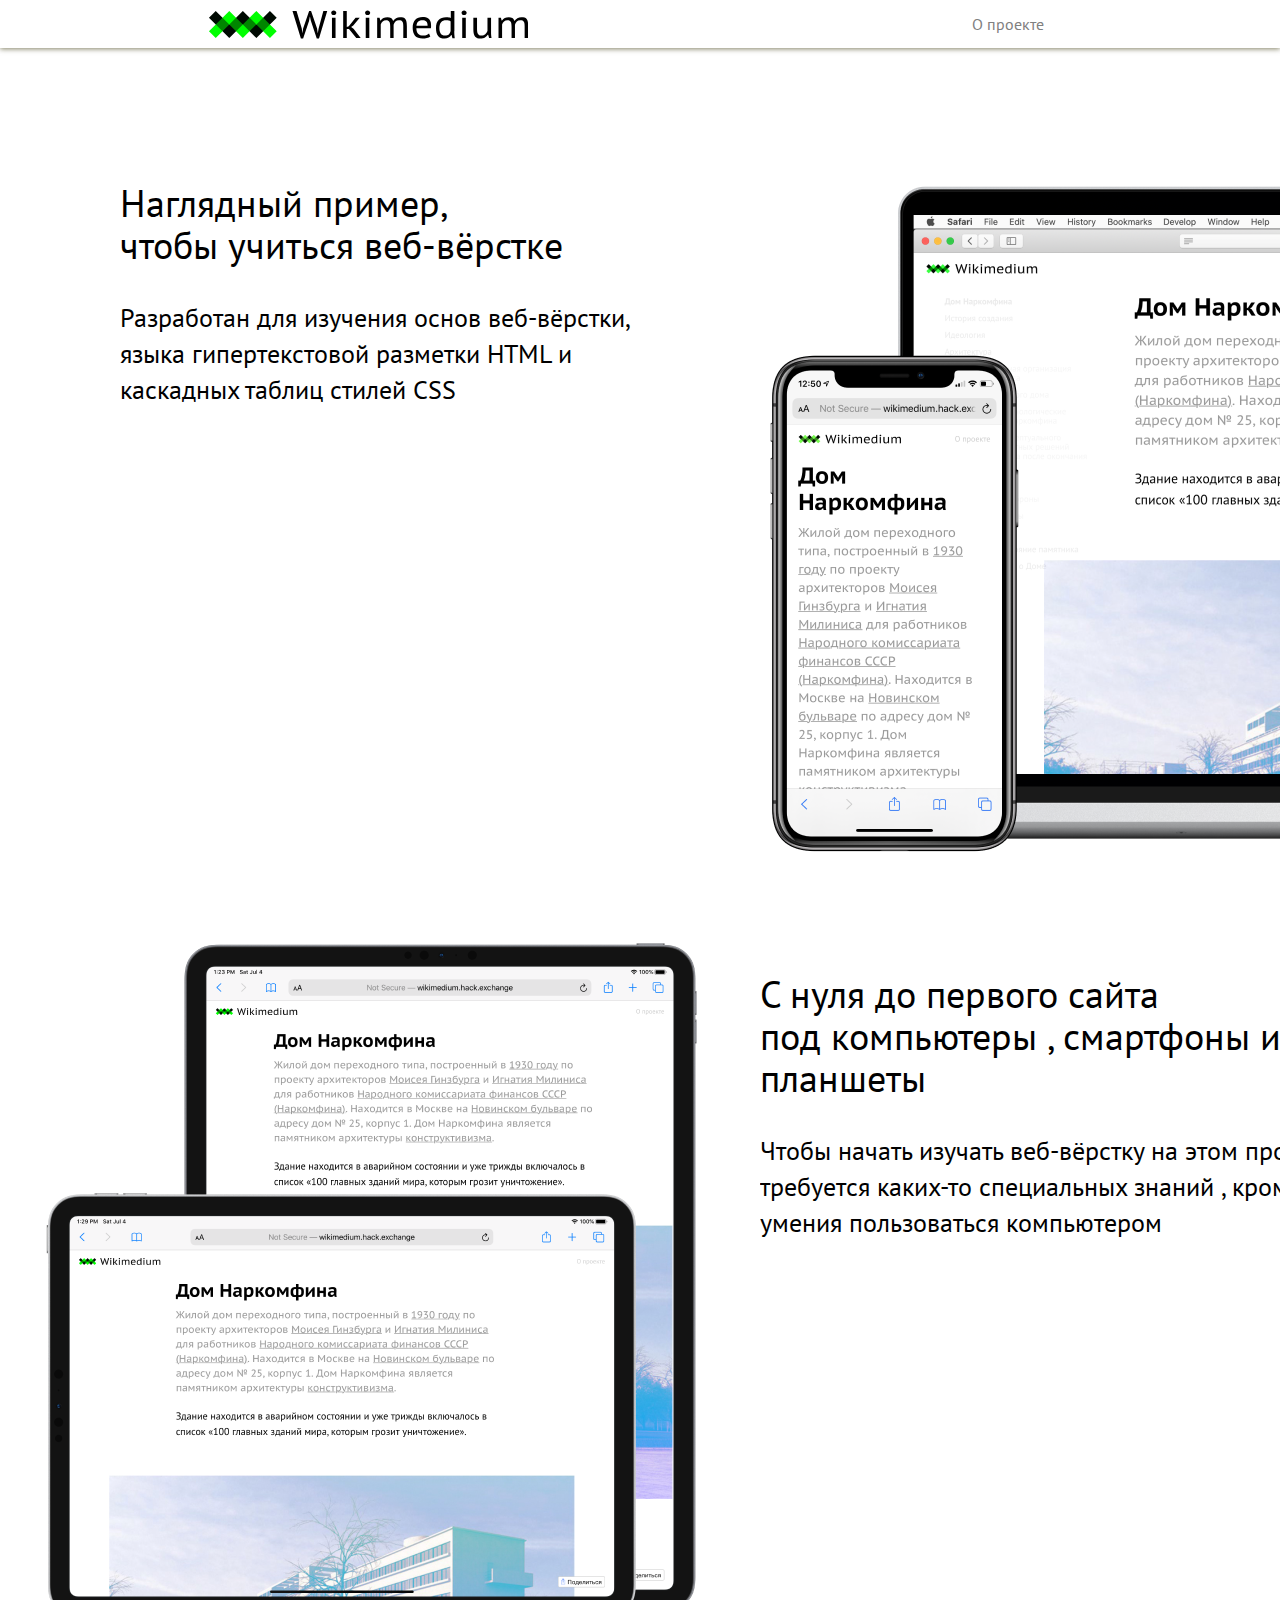
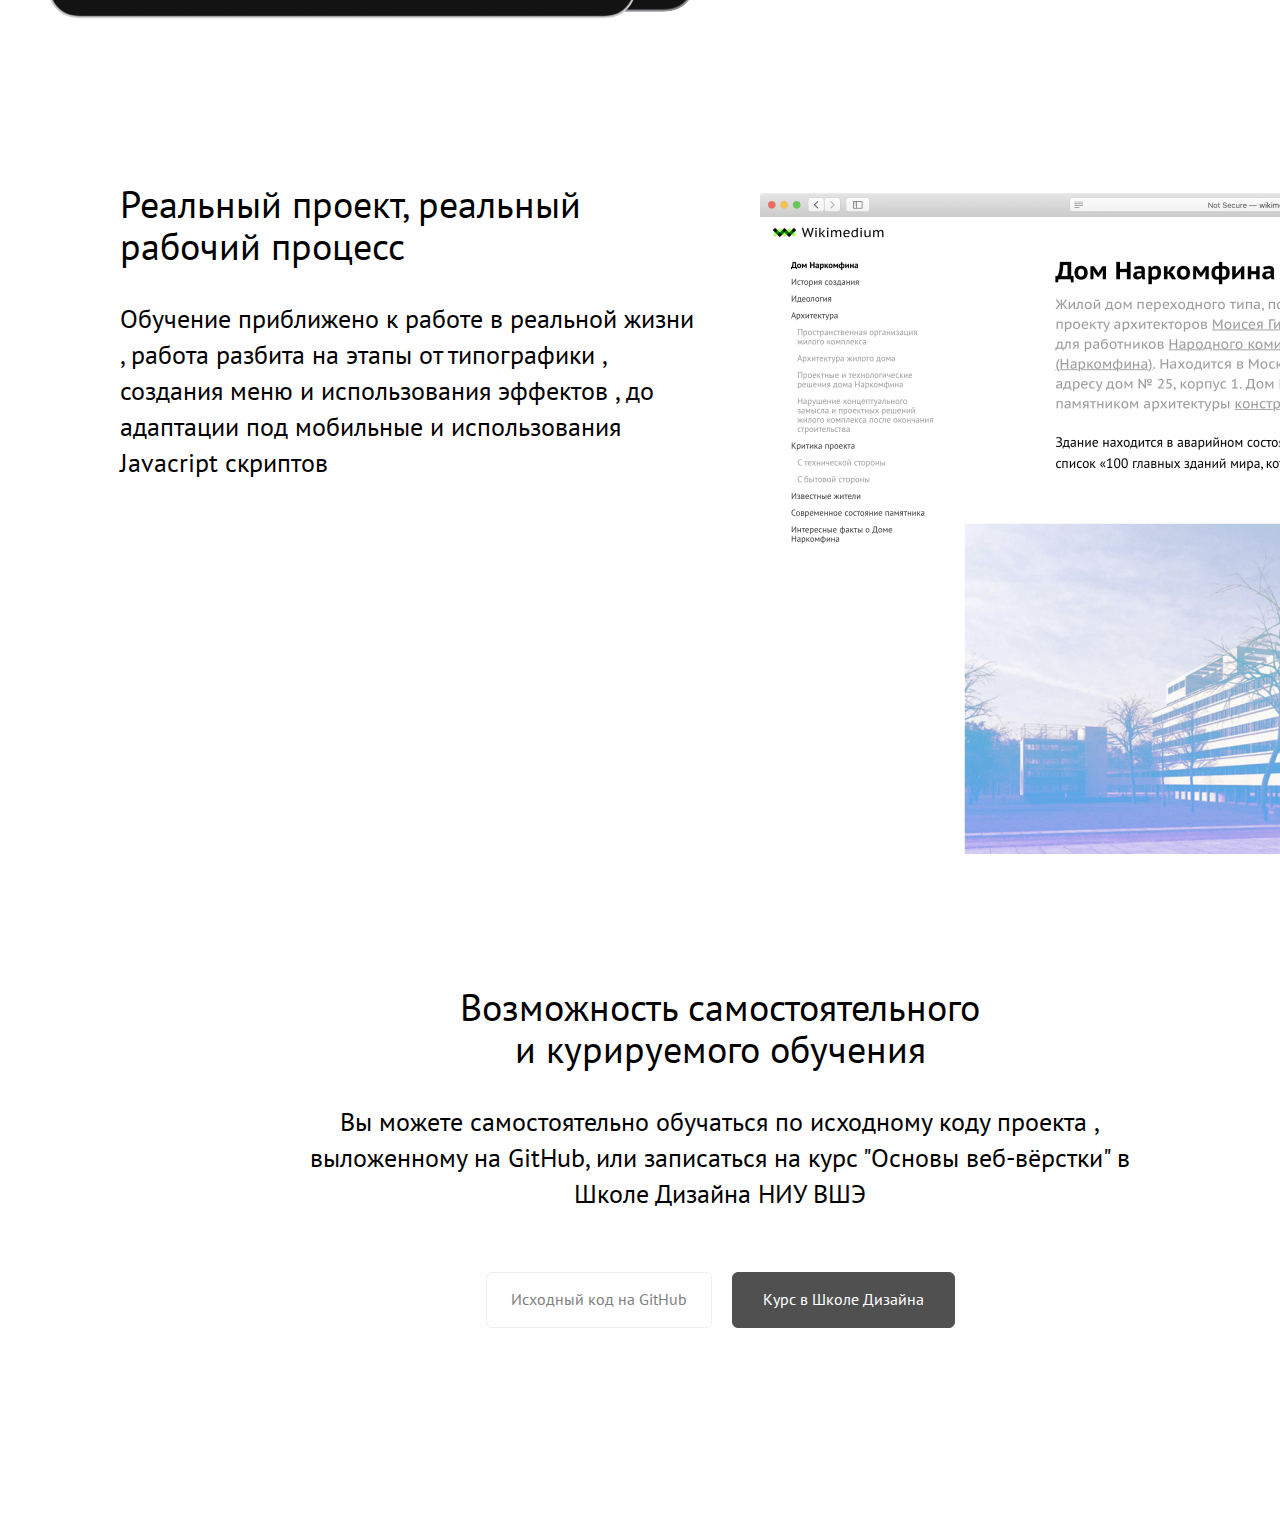
<file: about.html>
<!DOCTYPE html>
<html lang="en">
  <head>
    <meta charset="UTF-8" />
    <meta name="viewport" content="width=device-width, initial-scale=1.0" />
    <title>О проекте</title>
    <link rel="stylesheet" href="stylesheets/style.css" />
    <link rel="icon" type="image/x-icon" href="http://images/favicon.ico" />
    <link rel="icon" type="image/png" href="http://images/favicon.png" />
  </head>
  <body class="about">
    <!-- верхнее меню/menubar -->
    <nav class="menubar">
      <a href="index.html"><div class="logo"></div></a>
      <ul>
        <li><a href="about.html">О проекте </a></li>
        <!-- <li><a href="">Ссылка </a></li> -->
      </ul>
    </nav>

    <section class="first-section">
      <div>
        <h1>
          Наглядный пример, <br />
          чтобы учиться веб-вёрстке
        </h1>
        <p>
          Разработан для изучения основ веб-вёрстки, языка гипертекстовой
          разметки HTML и каскадных таблиц стилей CSS
        </p>
      </div>
      <div>
        <img
          src="images/about1.png"
          alt="мокап проекта Дом Наркомфина на макбуке и айфоне"
        />
      </div>
    </section>
    <section class="second-section">
      <div>
        <img
          src="images/about2.png"
          alt="мокап проекта Дом Наркомфина на планшете"
        />
      </div>
      <div>
        <h1>
          С нуля до первого сайта <br />под компьютеры , смартфоны и планшеты
        </h1>
        <p>
          Чтобы начать изучать веб-вёрстку на этом проекте , не требуется
          каких-то специальных знаний , кроме базового умения пользоваться
          компьютером
        </p>
      </div>
    </section>
    <section class="third-section">
      <div>
        <h1>Реальный проект, реальный рабочий процесс</h1>
        <p>
          Обучение приближено к работе в реальной жизни , работа разбита на
          этапы от типографики , создания меню и использования эффектов , до
          адаптации под мобильные и использования Javacript скриптов
        </p>
      </div>
      <div>
        <img src="images/about3.png" alt="скрин Дом Наркомфина в браузере" />
      </div>
    </section>
    <section class="fourth-section">
      <h1>
        Возможность самостоятельного <br />
        и курируемого обучения
      </h1>
      <p>
        Вы можете самостоятельно обучаться по исходному коду проекта ,
        выложенному на GitHub, или записаться на курс "Основы веб-вёрстки" в
        Школе Дизайна НИУ ВШЭ
      </p>
      <div>
        <a href="">Исходный код на GitHub</a>
        <a href="" class="black-button"> Курс в Школе Дизайна</a>
      </div>
    </section>
  </body>
</html>
</file>
<file: stylesheets/style.css>
@import "reset.css";
@import "layout.css";
@import url("https://fonts.googleapis.com/css?family=PT+Sans+Caption:400,700|PT+Sans:400,400i,700,700i&amp;subset=cyrillic");
@import "layout.css";
@import "sidebar.css";
@import "content.css";
@import "menubar.css";
@import "about.css";
@import "adeptive.css";
</file>
